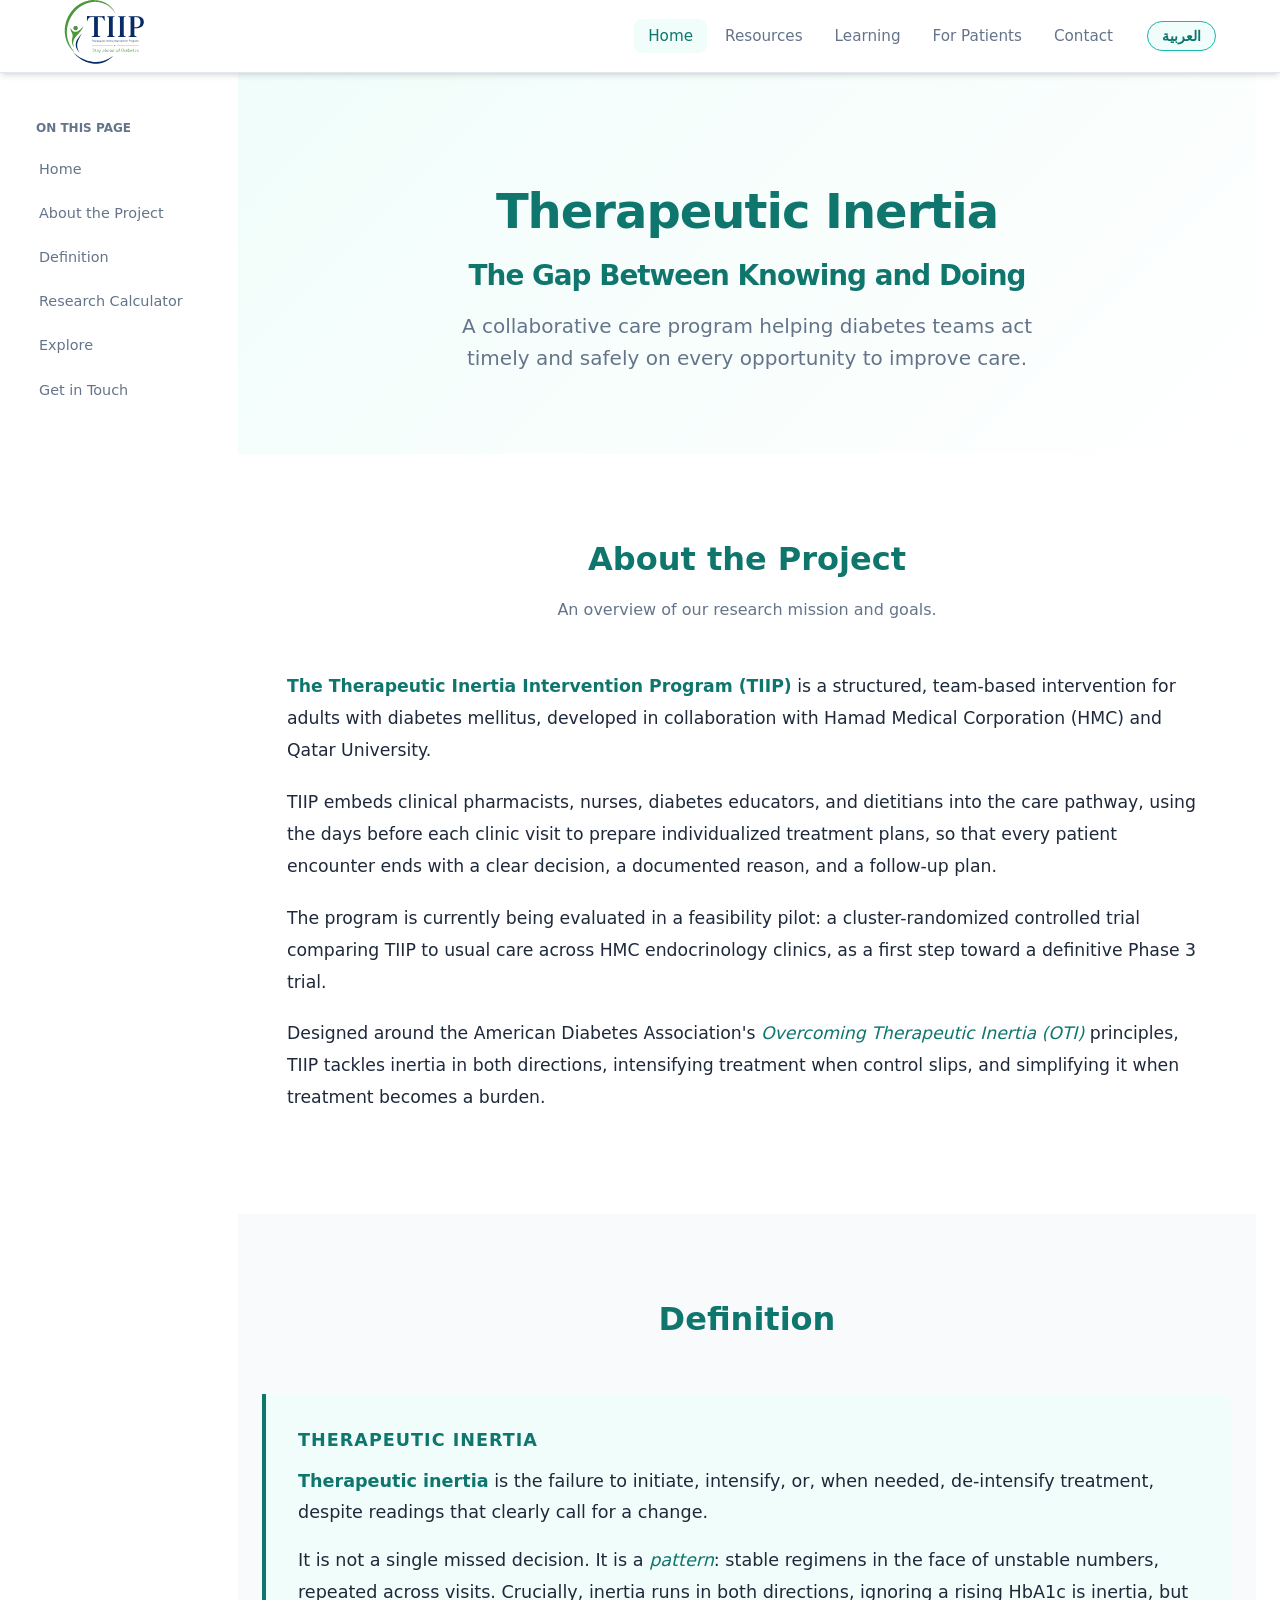
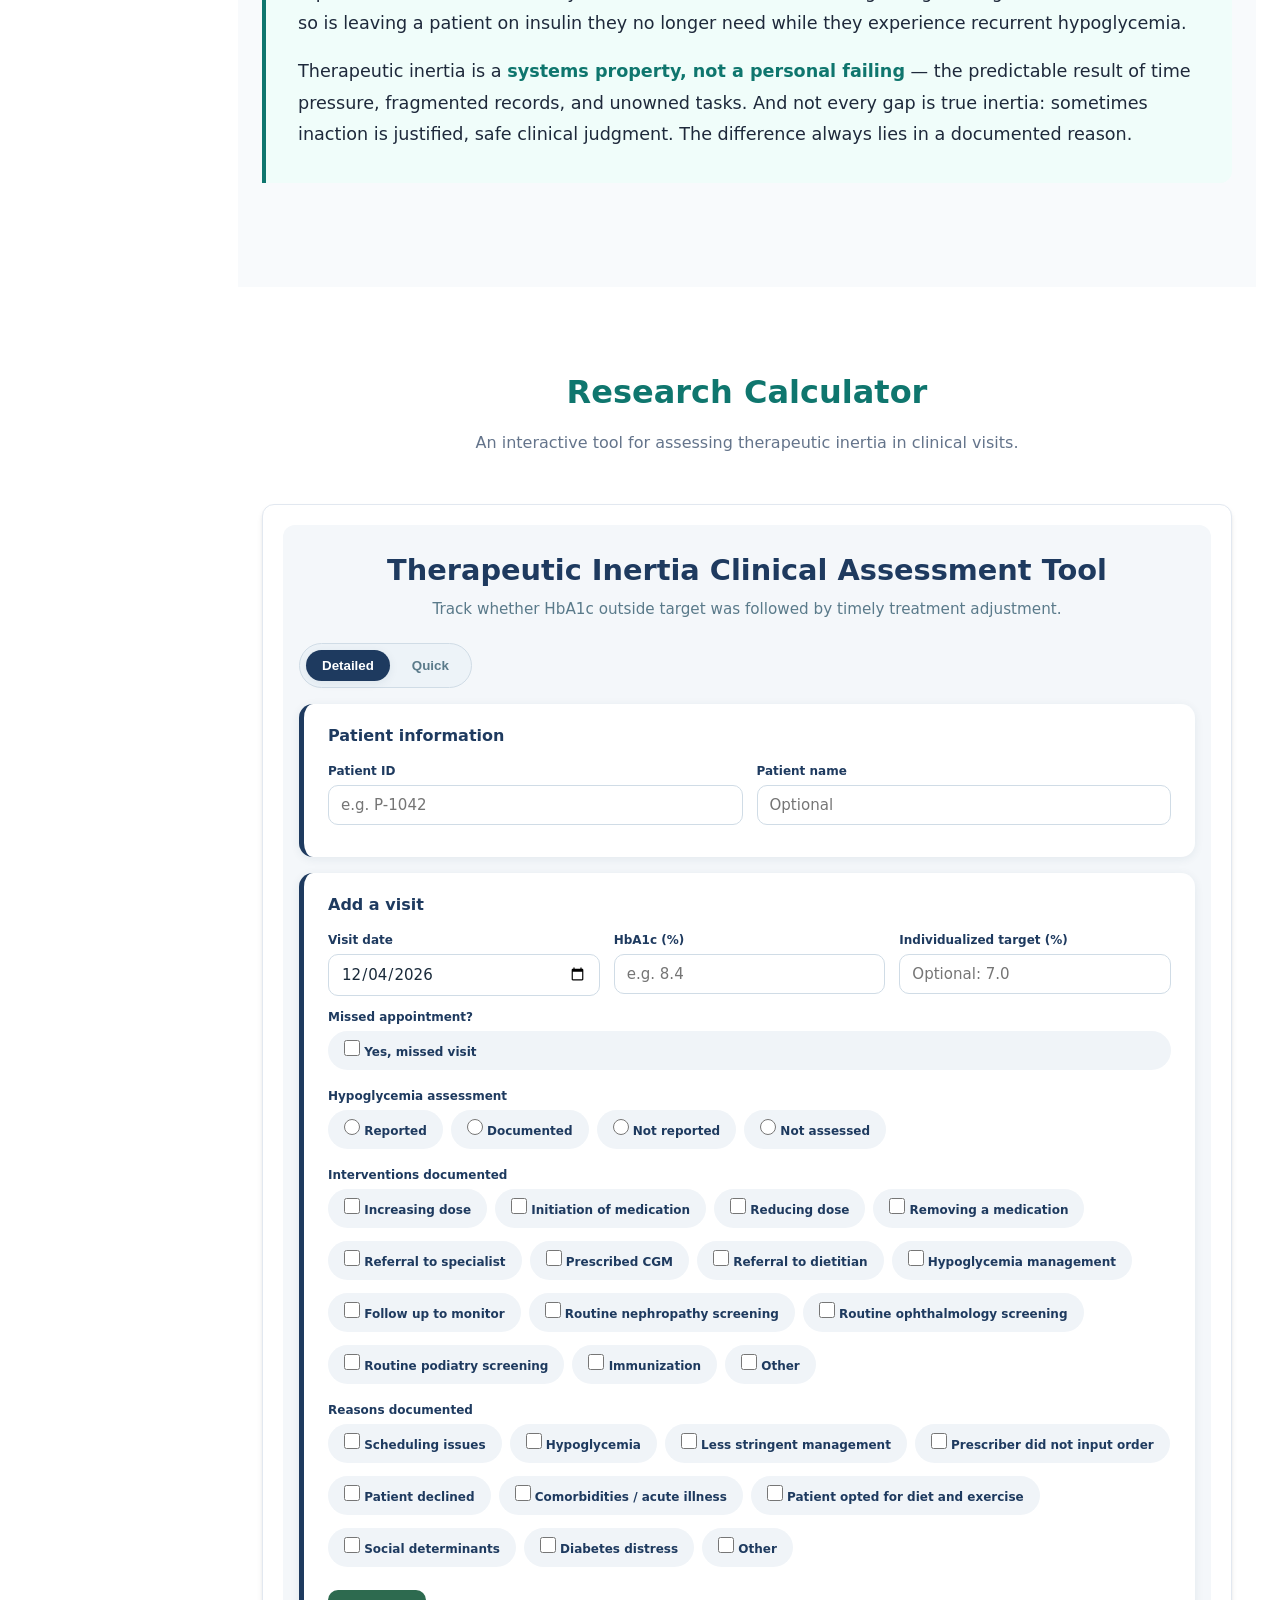
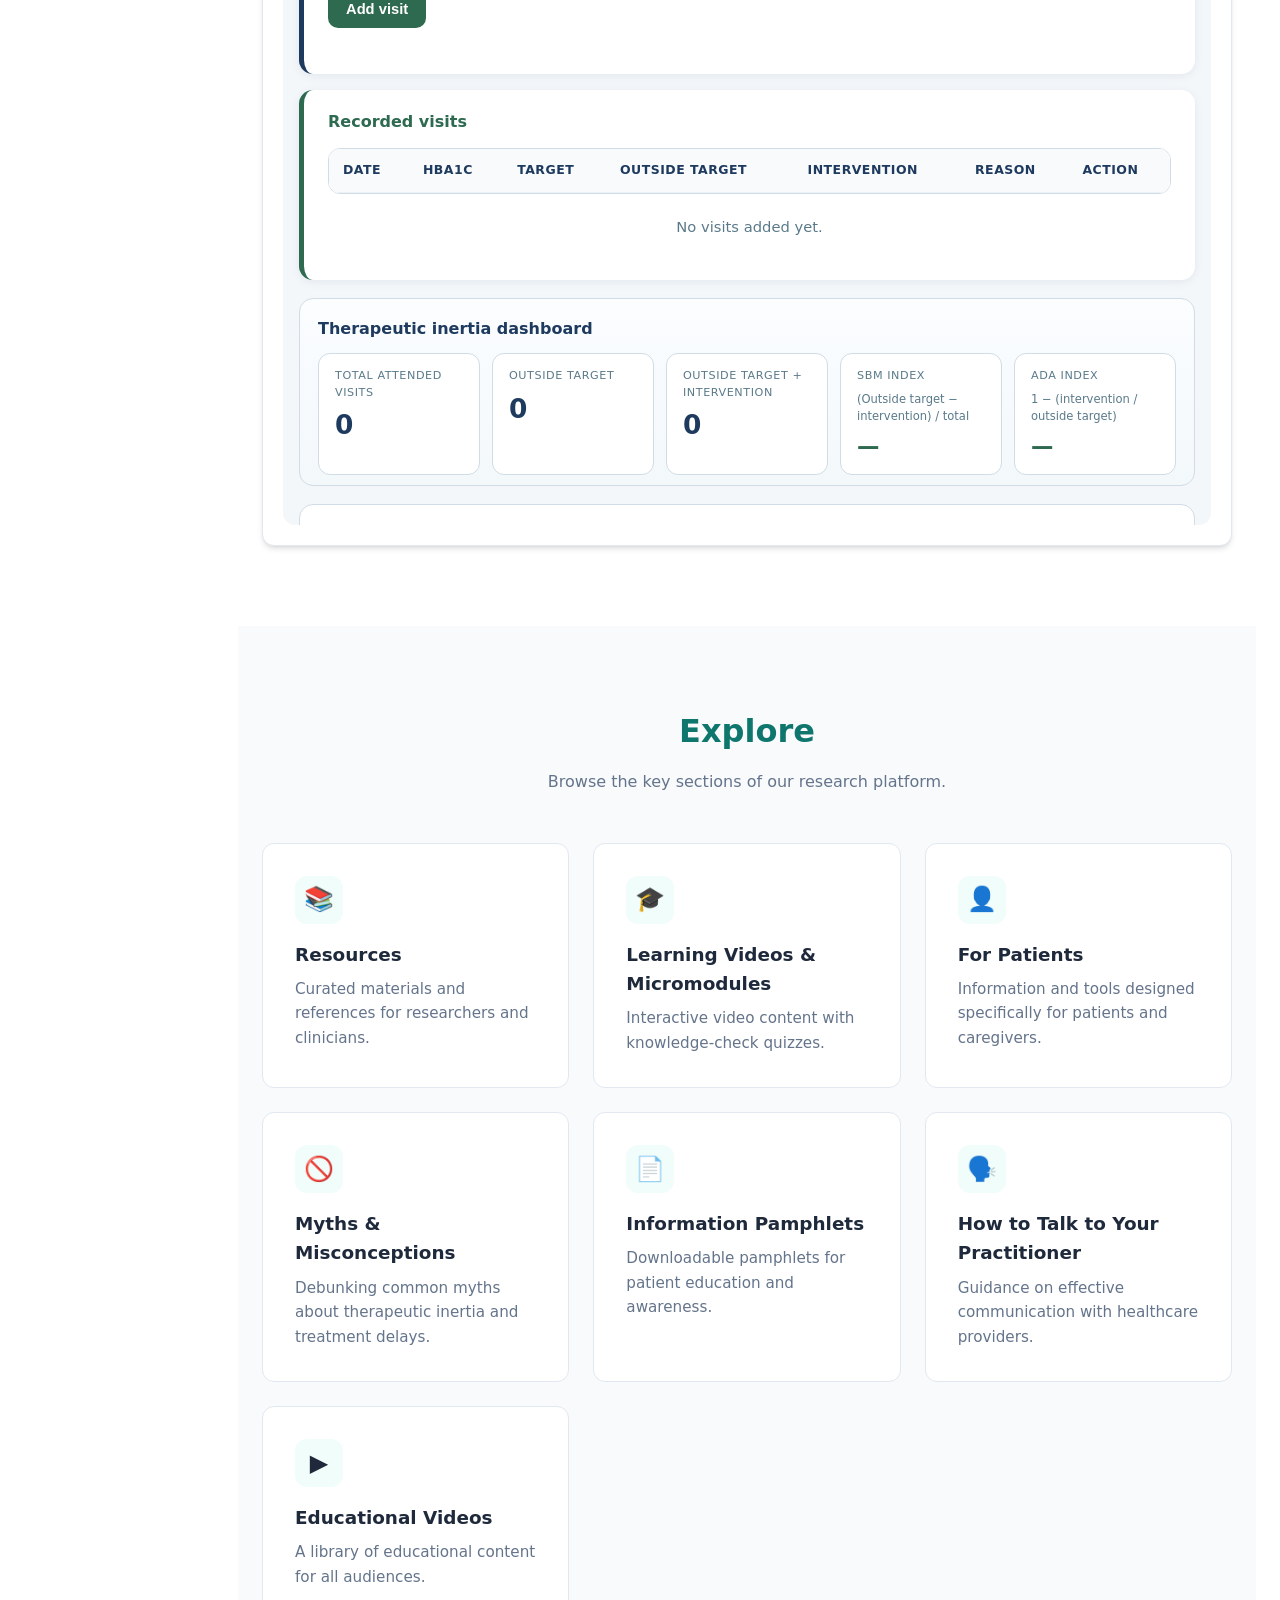
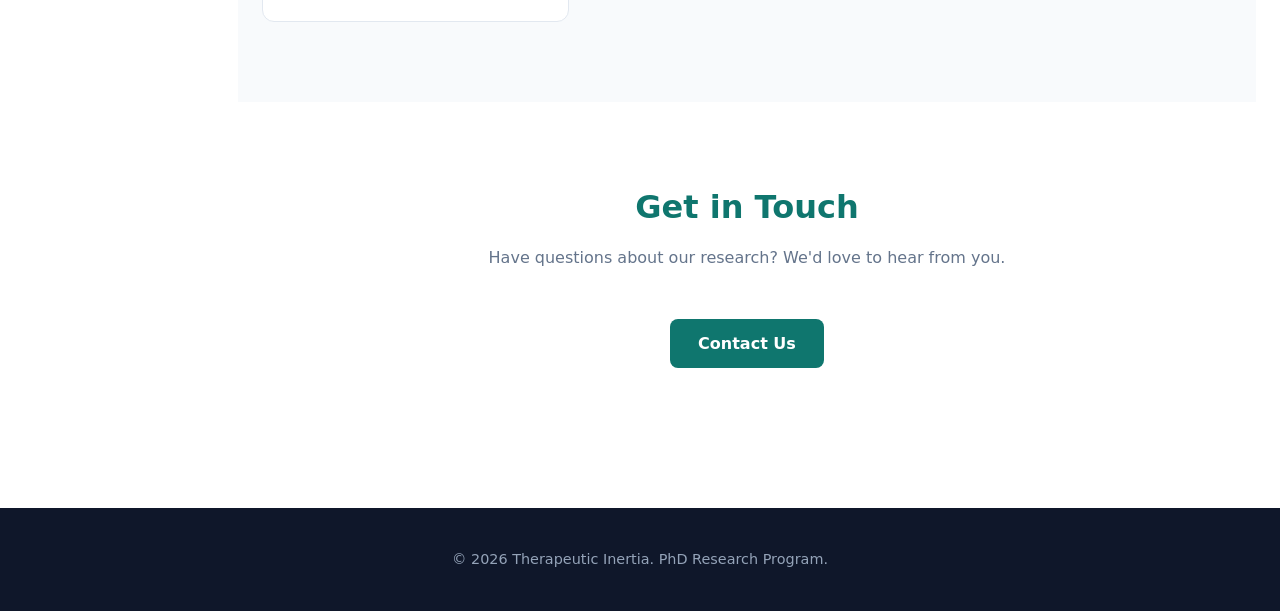
<file: index.html>
<!DOCTYPE html>
<html lang="en" dir="ltr">
<head>
  <meta charset="UTF-8">
  <meta name="viewport" content="width=device-width, initial-scale=1.0">
  <title data-en="Therapeutic Inertia" data-ar="التأخر العلاجي">Therapeutic Inertia</title>
  <link rel="stylesheet" href="css/style.css">
</head>
<body>
<header>
  <div class="container header-inner">
    <a href="index.html"><img src="assets/tiip-logo.svg" alt="TIIP – Therapeutic Inertia Intervention Program" height="64"></a>
    <nav>
      <ul class="nav-links" id="navLinks">
        <li><a href="index.html" class="active"><span data-en="Home" data-ar="الرئيسية">Home</span></a></li>
<li><a href="resources.html" class=""><span data-en="Resources" data-ar="الموارد">Resources</span></a></li>
<li><a href="learning.html" class=""><span data-en="Learning" data-ar="التعلم">Learning</span></a></li>
<li><a href="patients.html" class=""><span data-en="For Patients" data-ar="للمرضى">For Patients</span></a></li>
<li><a href="contact.html" class=""><span data-en="Contact" data-ar="اتصل بنا">Contact</span></a></li>

      </ul>
      <button class="lang-toggle" id="langToggle">العربية</button>
      <button class="mobile-menu-btn" id="mobileMenuBtn">☰</button>
    </nav>
  </div>
</header>

<div class="homepage-shell">
  <aside class="home-sidebar" aria-label="Homepage sections">
    <h2 class="home-sidebar-title" data-en="On this page" data-ar="في هذه الصفحة">On this page</h2>
    <nav aria-label="Homepage sections">
      <a href="#home"><span data-en="Home" data-ar="الرئيسية">Home</span></a>
      <a href="#project"><span data-en="About the Project" data-ar="حول المشروع">About the Project</span></a>
      <a href="#definition"><span data-en="Definition" data-ar="التعريف">Definition</span></a>
      <a href="#calculator"><span data-en="Research Calculator" data-ar="حاسبة البحث">Research Calculator</span></a>
      <a href="#categories"><span data-en="Explore" data-ar="استكشاف">Explore</span></a>
      <a href="#contact"><span data-en="Get in Touch" data-ar="تواصل معنا">Get in Touch</span></a>
    </nav>
  </aside>
  <main class="homepage-main">
<!-- Hero -->
<section class="hero" id="home">
  <div class="container">
    <h1 class="hero-title">
      <span class="hero-title-main" data-en="Therapeutic Inertia" data-ar="القصور العلاجي">Therapeutic Inertia</span>
      <span class="hero-title-sub" data-en="The Gap Between Knowing and Doing" data-ar="الفجوة بين المعرفة والتطبيق">The Gap Between Knowing and Doing</span>
    </h1>
    <p data-en="A collaborative care program helping diabetes teams act timely and safely on every opportunity to improve care." data-ar="برنامج رعاية تعاوني يساعد فرق السكري على التصرف في الوقت المناسب وبأمان لاغتنام كل فرصة لتحسين الرعاية.">A collaborative care program helping diabetes teams act timely and safely on every opportunity to improve care.</p>
  </div>
</section>

<!-- Project Explanation -->
<section class="section" id="project">
  <div class="container">
    <div class="section-header">
      <h2 data-en="About the Project" data-ar="حول المشروع">About the Project</h2>
      <p data-en="An overview of our research mission and goals." data-ar="نظرة عامة على مهمة أبحاثنا وأهدافنا.">An overview of our research mission and goals.</p>
    </div>
    <div class="project-copy">
      <p data-en="<strong>The Therapeutic Inertia Intervention Program (TIIP)</strong> is a structured, team-based intervention for adults with diabetes mellitus, developed in collaboration with Hamad Medical Corporation (HMC) and Qatar University." data-ar="برنامج التدخل التأخر العلاجي (TIIP) هو تدخل منظم وقائم على الفريق للبالغين المصابين بداء السكري، تم تطويره بالتعاون مع مؤسسة حمد الطبية (HMC) وجامعة قطر.">
        <strong>The Therapeutic Inertia Intervention Program (TIIP)</strong> is a structured, team-based intervention for adults with diabetes mellitus, developed in collaboration with Hamad Medical Corporation (HMC) and Qatar University.
      </p>
      <p data-en="TIIP embeds clinical pharmacists, nurses, diabetes educators, and dietitians into the care pathway, using the days before each clinic visit to prepare individualized treatment plans, so that every patient encounter ends with a clear decision, a documented reason, and a follow-up plan." data-ar="يدمج TIIP الصيادلة السريريين والممرضات ومربيات السكري وأخصائيي التغذية في مسار الرعاية، باستخدام الأيام التي تسبق كل زيارة عيادة لإعداد خطط علاج فردية، بحيث تنتهي كل مقابلة مع المريض بقرار واضح وسبب موثق وخطة متابعة.">
        TIIP embeds clinical pharmacists, nurses, diabetes educators, and dietitians into the care pathway, using the days before each clinic visit to prepare individualized treatment plans, so that every patient encounter ends with a clear decision, a documented reason, and a follow-up plan.
      </p>
      <p data-en="The program is currently being evaluated in a feasibility pilot: a cluster-randomized controlled trial comparing TIIP to usual care across HMC endocrinology clinics, as a first step toward a definitive Phase 3 trial." data-ar="يجري حاليًا تقييم البرنامج في دراسة تجريبية للجدوى: تجربة عشوائية عنقودية محكومة تقارن TIIP بالرعاية المعتادة في عيادات الغدد الصماء التابعة لمؤسسة حمد الطبية، كخطوة أولى نحو تجربة نهائية من المرحلة الثالثة.">
        The program is currently being evaluated in a feasibility pilot: a cluster-randomized controlled trial comparing TIIP to usual care across HMC endocrinology clinics, as a first step toward a definitive Phase 3 trial.
      </p>
      <p data-en="Designed around the American Diabetes Association's <em>Overcoming Therapeutic Inertia (OTI)</em> principles, TIIP tackles inertia in both directions, intensifying treatment when control slips, and simplifying it when treatment becomes a burden." data-ar="استنادًا إلى مبادئ جمعية السكري الأمريكية <em>للتغلب على التأخر العلاجي (OTI)</em>، يعالج TIIP القصور العلاجي في كلا الاتجاهين، بتكثيف العلاج عندما يتراجع التحكم وتبسيطه عندما يصبح عبئًا.">
        Designed around the American Diabetes Association's <em>Overcoming Therapeutic Inertia (OTI)</em> principles, TIIP tackles inertia in both directions, intensifying treatment when control slips, and simplifying it when treatment becomes a burden.
      </p>
    </div>
  </div>
</section>

<!-- Definition -->
<section class="section section-alt" id="definition">
  <div class="container">
    <div class="section-header">
      <h2 data-en="Definition" data-ar="التعريف">Definition</h2>
    </div>
    <div class="definition-box">
      <h3 data-en="Therapeutic Inertia" data-ar="التأخر العلاجي">Therapeutic Inertia</h3>
      <div class="definition-copy">
        <p data-en="&lt;strong&gt;Therapeutic inertia&lt;/strong&gt; is the failure to initiate, intensify, or, when needed, de-intensify treatment, despite readings that clearly call for a change." data-ar="&lt;strong&gt;القصور العلاجي&lt;/strong&gt; هو عدم بدء العلاج أو تكثيفه أو، عند الحاجة، تخفيفه رغم وجود قراءات تستدعي بوضوح تغييرًا.">
          <strong>Therapeutic inertia</strong> is the failure to initiate, intensify, or, when needed, de-intensify treatment, despite readings that clearly call for a change.
        </p>
        <p data-en="It is not a single missed decision. It is a &lt;em&gt;pattern&lt;/em&gt;: stable regimens in the face of unstable numbers, repeated across visits. Crucially, inertia runs in both directions, ignoring a rising HbA1c is inertia, but so is leaving a patient on insulin they no longer need while they experience recurrent hypoglycemia." data-ar="ليست المسألة قرارًا واحدًا فائتًا، بل هي &lt;em&gt;نمط&lt;/em&gt;: نظم علاجية ثابتة رغم تقلب القراءات، ويتكرر ذلك عبر الزيارات. والأهم أن القصور يسير في كلا الاتجاهين؛ فتجاهل ارتفاع HbA1c قصور علاجي، وكذلك إبقاء المريض على الإنسولين الذي لم يعد بحاجة إليه بينما يعاني من نوبات متكررة من انخفاض سكر الدم.">
          It is not a single missed decision. It is a <em>pattern</em>: stable regimens in the face of unstable numbers, repeated across visits. Crucially, inertia runs in both directions, ignoring a rising HbA1c is inertia, but so is leaving a patient on insulin they no longer need while they experience recurrent hypoglycemia.
        </p>
        <p data-en="Therapeutic inertia is a &lt;strong&gt;systems property, not a personal failing&lt;/strong&gt; — the predictable result of time pressure, fragmented records, and unowned tasks. And not every gap is true inertia: sometimes inaction is justified, safe clinical judgment. The difference always lies in a documented reason." data-ar="القصور العلاجي &lt;strong&gt;خاصية في النظام، وليس إخفاقًا شخصيًا&lt;/strong&gt; — وهو نتيجة متوقعة لضيق الوقت وتجزؤ السجلات والمهام غير المسندة. وليس كل تقاعس قصورًا حقيقيًا؛ فأحيانًا يكون عدم التدخل حكمًا سريريًا مبررًا وآمنًا. والفرق دائمًا يكمن في وجود سبب موثق.">
          Therapeutic inertia is a <strong>systems property, not a personal failing</strong> — the predictable result of time pressure, fragmented records, and unowned tasks. And not every gap is true inertia: sometimes inaction is justified, safe clinical judgment. The difference always lies in a documented reason.
        </p>
      </div>
    </div>
  </div>
</section>

<!-- Calculator -->
<section class="section" id="calculator">
  <div class="container">
    <div class="section-header">
      <h2 data-en="Research Calculator" data-ar="حاسبة البحث">Research Calculator</h2>
      <p data-en="An interactive tool for assessing therapeutic inertia in clinical visits." data-ar="أداة تفاعلية لتقييم التأخر العلاجي في الزيارات السريرية.">An interactive tool for assessing therapeutic inertia in clinical visits.</p>
    </div>
    <div class="calculator-embed">
      <iframe src="therapeutic_inertia_tool_v5.html" title="Therapeutic Inertia Calculator" loading="lazy"></iframe>
    </div>
  </div>
</section>

<!-- Categories -->
<section class="section section-alt" id="categories">
  <div class="container">
    <div class="section-header">
      <h2 data-en="Explore" data-ar="استكشاف">Explore</h2>
      <p data-en="Browse the key sections of our research platform." data-ar="تصفح الأقسام الرئيسية لمنصة أبحاثنا.">Browse the key sections of our research platform.</p>
    </div>
    <div class="card-grid">
      <a href="resources.html" class="card">
        <div class="card-icon">📚</div>
        <h3 data-en="Resources" data-ar="الموارد">Resources</h3>
        <p data-en="Curated materials and references for researchers and clinicians." data-ar="مواد ومراجع مختارة للباحثين والأطباء.">Curated materials and references for researchers and clinicians.</p>
      </a>
      <a href="learning.html" class="card">
        <div class="card-icon">🎓</div>
        <h3 data-en="Learning Videos & Micromodules" data-ar="فيديوهات التعلم والوحدات الصغيرة">Learning Videos & Micromodules</h3>
        <p data-en="Interactive video content with knowledge-check quizzes." data-ar="محتوى فيديو تفاعلي مع اختبارات فحص المعرفة.">Interactive video content with knowledge-check quizzes.</p>
      </a>
      <a href="patients.html" class="card">
        <div class="card-icon">👤</div>
        <h3 data-en="For Patients" data-ar="للمرضى">For Patients</h3>
        <p data-en="Information and tools designed specifically for patients and caregivers." data-ar="معلومات وأدوات مصممة خصيصًا للمرضى والمقدمين الرعاية.">Information and tools designed specifically for patients and caregivers.</p>
      </a>
      <a href="myths.html" class="card">
        <div class="card-icon">🚫</div>
        <h3 data-en="Myths & Misconceptions" data-ar="الخرافات والمفاهيم الخاطئة">Myths & Misconceptions</h3>
        <p data-en="Debunking common myths about therapeutic inertia and treatment delays." data-ar="دحض الخرافات الشائعة حول التأخر العلاجي وتأخير العلاج.">Debunking common myths about therapeutic inertia and treatment delays.</p>
      </a>
      <a href="pamphlets.html" class="card">
        <div class="card-icon">📄</div>
        <h3 data-en="Information Pamphlets" data-ar="النشرات الإعلامية">Information Pamphlets</h3>
        <p data-en="Downloadable pamphlets for patient education and awareness." data-ar="نشرات قابلة للتنزيل للتثقيف والتوعية المرضى.">Downloadable pamphlets for patient education and awareness.</p>
      </a>
      <a href="practitioner.html" class="card">
        <div class="card-icon">🗣️</div>
        <h3 data-en="How to Talk to Your Practitioner" data-ar="كيف تتحدث مع طبيبك">How to Talk to Your Practitioner</h3>
        <p data-en="Guidance on effective communication with healthcare providers." data-ar="إرشادات حول التواصل الفعال مع مقدمي الرعاية الصحية.">Guidance on effective communication with healthcare providers.</p>
      </a>
      <a href="videos.html" class="card">
        <div class="card-icon">▶️</div>
        <h3 data-en="Educational Videos" data-ar="فيديوهات تعليمية">Educational Videos</h3>
        <p data-en="A library of educational content for all audiences." data-ar="مكتبة من المحتوى التعليمي لجميع الجماهير.">A library of educational content for all audiences.</p>
      </a>
    </div>
  </div>
</section>

<!-- Contact CTA -->
<section class="section" id="contact">
  <div class="container text-center">
    <div class="section-header">
      <h2 data-en="Get in Touch" data-ar="تواصل معنا">Get in Touch</h2>
      <p data-en="Have questions about our research? We'd love to hear from you." data-ar="هل لديك أسئلة حول أبحاثنا؟ نود أن نسمع منك.">Have questions about our research? We'd love to hear from you.</p>
    </div>
    <a href="contact.html" class="btn" data-en="Contact Us" data-ar="اتصل بنا">Contact Us</a>
  </div>
</section>

  </main>
</div>

<footer>
  <div class="container">
    <p data-en="© 2026 Therapeutic Inertia. PhD Research Program." data-ar="© 2026 التأخر العلاجي. برنامج الدكتوراه.">© 2026 Therapeutic Inertia. PhD Research Program.</p>
  </div>
</footer>
<script src="js/main.js?v=2"></script>
</body>
</html>
</file>
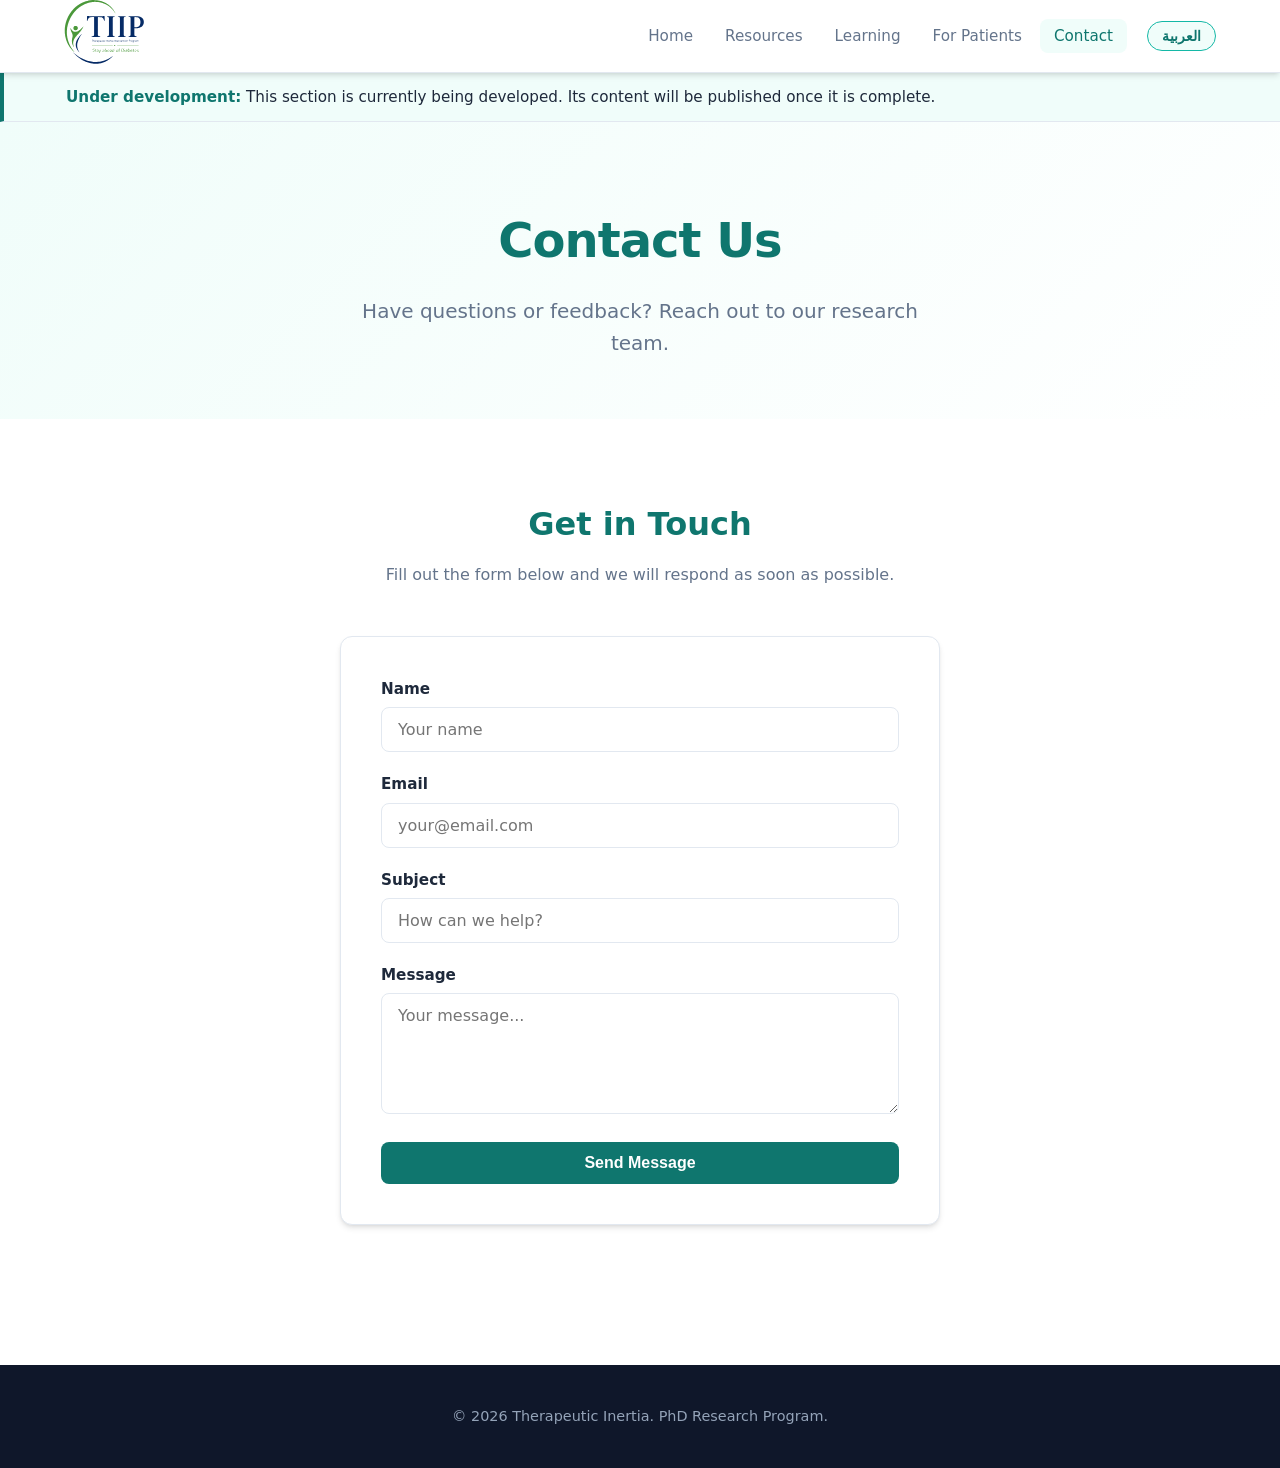
<file: contact.html>
<!DOCTYPE html>
<html lang="en" dir="ltr">
<head>
  <meta charset="UTF-8">
  <meta name="viewport" content="width=device-width, initial-scale=1.0">
  <title data-en="Contact | Therapeutic Inertia" data-ar="اتصل بنا | التأخر العلاجي">Contact | Therapeutic Inertia</title>
  <link rel="stylesheet" href="css/style.css">
</head>
<body>
<header>
  <div class="container header-inner">
    <a href="index.html"><img src="assets/tiip-logo.svg" alt="TIIP – Therapeutic Inertia Intervention Program" height="64"></a>
    <nav>
      <ul class="nav-links" id="navLinks">
        <li><a href="index.html" class=""><span data-en="Home" data-ar="الرئيسية">Home</span></a></li>
<li><a href="resources.html" class=""><span data-en="Resources" data-ar="الموارد">Resources</span></a></li>
<li><a href="learning.html" class=""><span data-en="Learning" data-ar="التعلم">Learning</span></a></li>
<li><a href="patients.html" class=""><span data-en="For Patients" data-ar="للمرضى">For Patients</span></a></li>
<li><a href="contact.html" class="active"><span data-en="Contact" data-ar="اتصل بنا">Contact</span></a></li>

      </ul>
      <button class="lang-toggle" id="langToggle">العربية</button>
      <button class="mobile-menu-btn" id="mobileMenuBtn">☰</button>
    </nav>
  </div>
</header>

<aside class="development-notice" role="note">
  <div class="container">
    <p><strong data-en="Under development:" data-ar="قيد التطوير:">Under development:</strong> <span data-en="This section is currently being developed. Its content will be published once it is complete." data-ar="يجري العمل على تطوير هذا القسم حاليًا. سيتم نشر محتواه عند اكتماله.">This section is currently being developed. Its content will be published once it is complete.</span></p>
  </div>
</aside>

<section class="hero" style="padding: 80px 0 60px;">
  <div class="container">
    <h1 data-en="Contact Us" data-ar="اتصل بنا">Contact Us</h1>
    <p data-en="Have questions or feedback? Reach out to our research team." data-ar="هل لديك أسئلة أو ملاحظات؟ تواصل مع فريق البحث لدينا.">Have questions or feedback? Reach out to our research team.</p>
  </div>
</section>

<section class="section">
  <div class="container">
    <div class="section-header">
      <h2 data-en="Get in Touch" data-ar="تواصل معنا">Get in Touch</h2>
      <p data-en="Fill out the form below and we will respond as soon as possible." data-ar="املأ النموذج أدناه وسنرد في أقرب وقت ممكن.">Fill out the form below and we will respond as soon as possible.</p>
    </div>
    <form class="contact-form" onsubmit="event.preventDefault(); alert('Form placeholder - connect to backend or email service');">
      <div class="form-group">
        <label data-en="Name" data-ar="الاسم">Name</label>
        <input type="text" data-en="Your name" data-ar="اسمك" placeholder="Your name" required>
      </div>
      <div class="form-group">
        <label data-en="Email" data-ar="البريد الإلكتروني">Email</label>
        <input type="email" data-en="your@email.com" data-ar="بريدك@الإلكتروني.com" placeholder="your@email.com" required>
      </div>
      <div class="form-group">
        <label data-en="Subject" data-ar="الموضوع">Subject</label>
        <input type="text" data-en="How can we help?" data-ar="كيف يمكننا المساعدة؟" placeholder="How can we help?" required>
      </div>
      <div class="form-group">
        <label data-en="Message" data-ar="الرسالة">Message</label>
        <textarea rows="5" data-en="Your message..." data-ar="رسالتك..." placeholder="Your message..." required></textarea>
      </div>
      <button type="submit" class="btn btn-block" data-en="Send Message" data-ar="إرسال الرسالة">Send Message</button>
    </form>
  </div>
</section>

<footer>
  <div class="container">
    <p data-en="© 2026 Therapeutic Inertia. PhD Research Program." data-ar="© 2026 التأخر العلاجي. برنامج الدكتوراه.">© 2026 Therapeutic Inertia. PhD Research Program.</p>
  </div>
</footer>
<script src="js/main.js"></script>
</body>
</html>
</file>
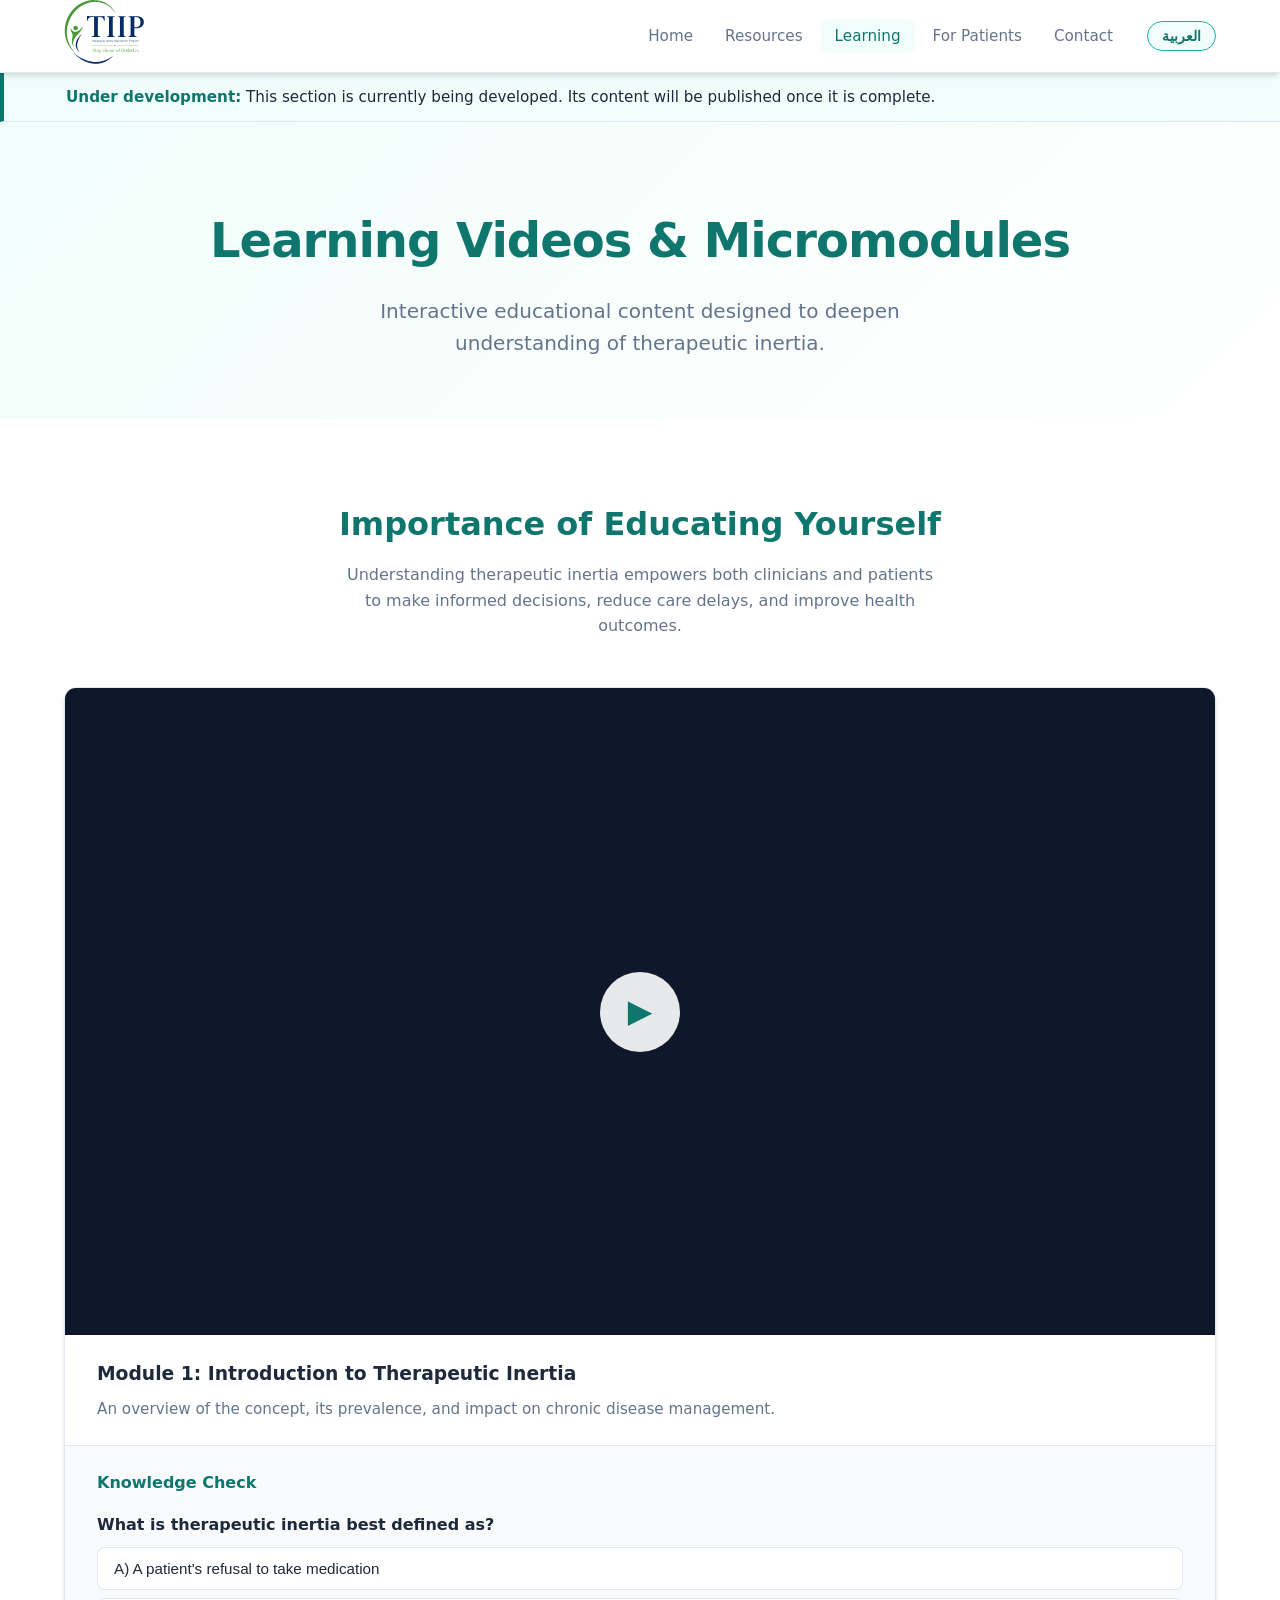
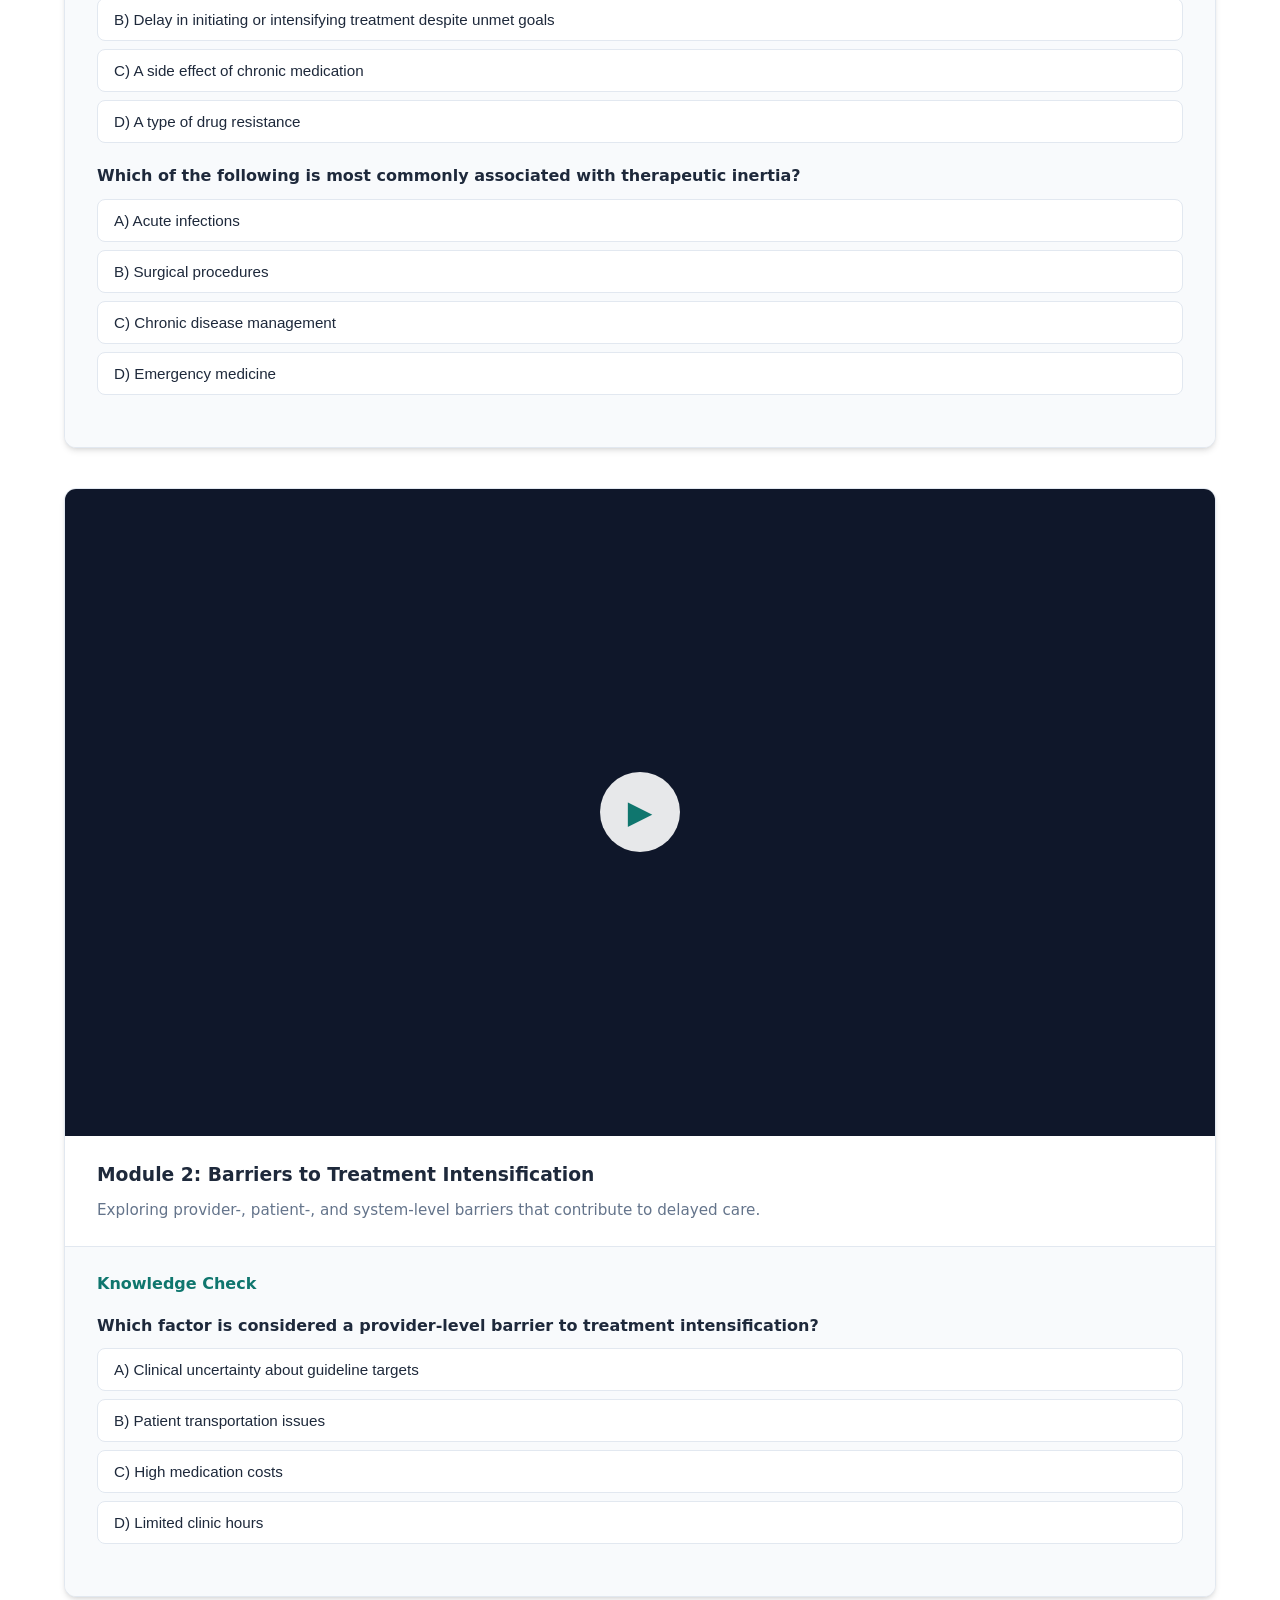
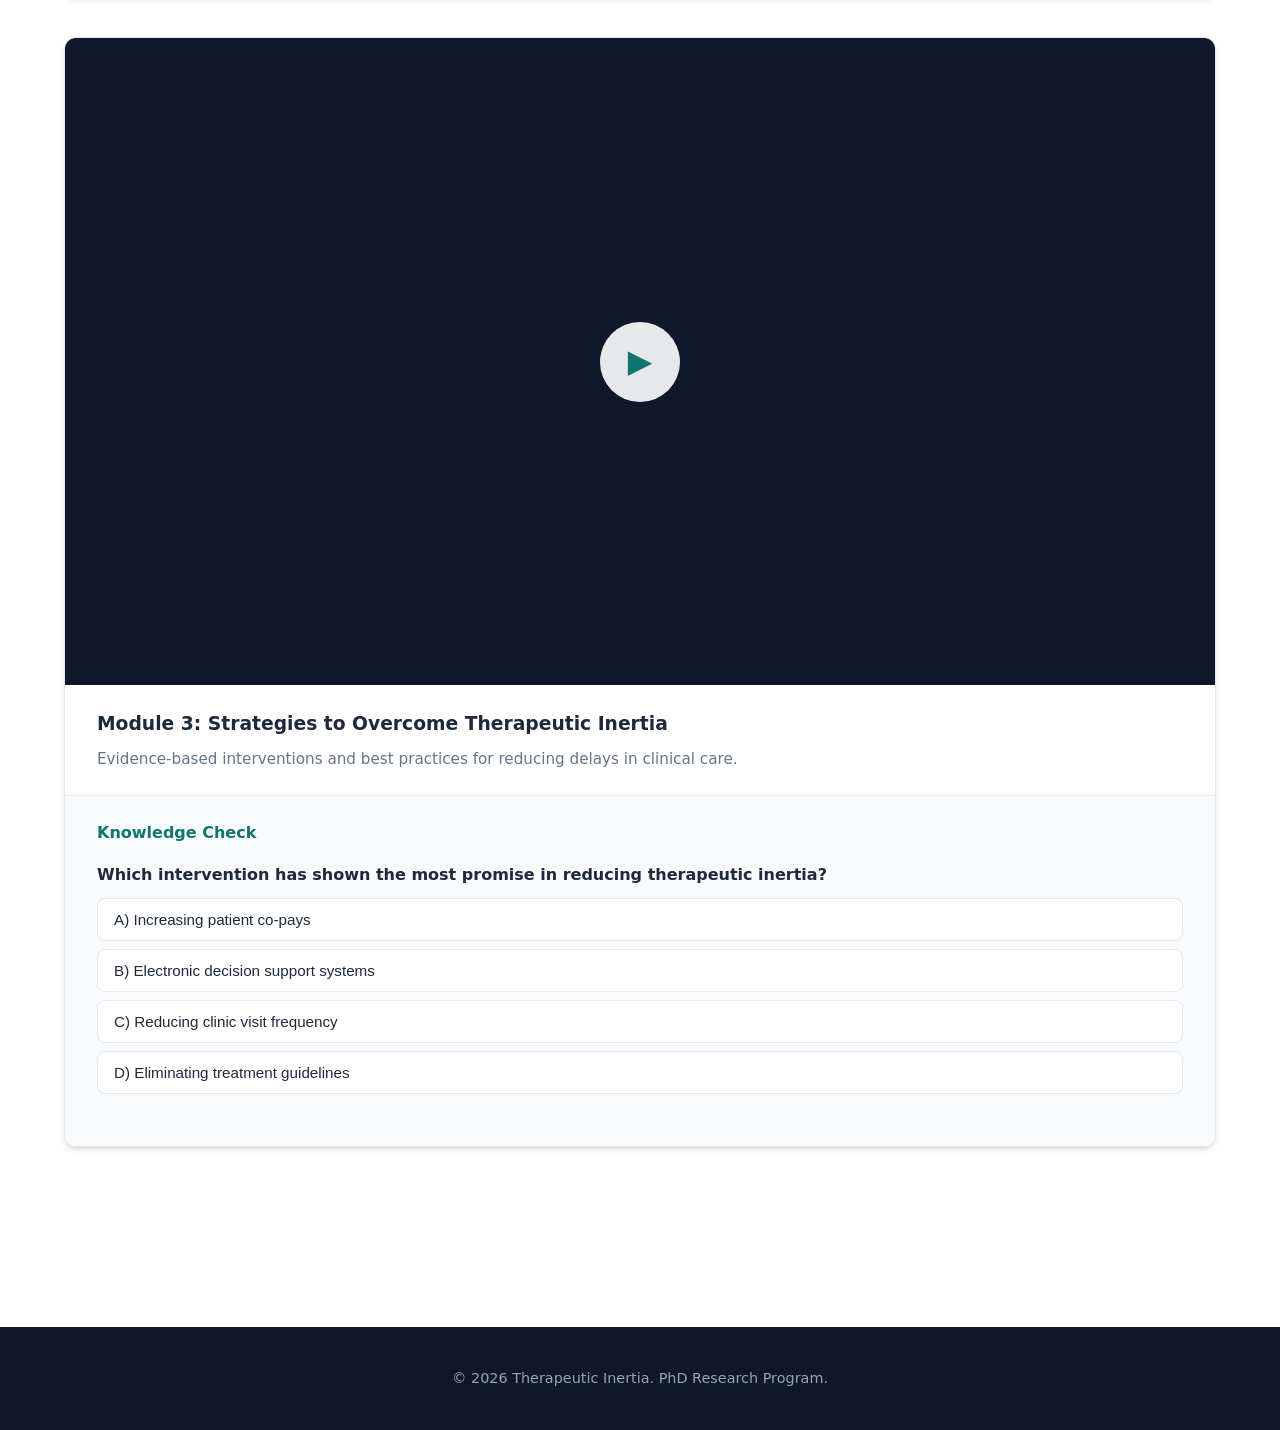
<file: learning.html>
<!DOCTYPE html>
<html lang="en" dir="ltr">
<head>
  <meta charset="UTF-8">
  <meta name="viewport" content="width=device-width, initial-scale=1.0">
  <title data-en="Learning | Therapeutic Inertia" data-ar="التعلم | التأخر العلاجي">Learning | Therapeutic Inertia</title>
  <link rel="stylesheet" href="css/style.css">
</head>
<body>
<header>
  <div class="container header-inner">
    <a href="index.html"><img src="assets/tiip-logo.svg" alt="TIIP – Therapeutic Inertia Intervention Program" height="64"></a>
    <nav>
      <ul class="nav-links" id="navLinks">
        <li><a href="index.html" class=""><span data-en="Home" data-ar="الرئيسية">Home</span></a></li>
<li><a href="resources.html" class=""><span data-en="Resources" data-ar="الموارد">Resources</span></a></li>
<li><a href="learning.html" class="active"><span data-en="Learning" data-ar="التعلم">Learning</span></a></li>
<li><a href="patients.html" class=""><span data-en="For Patients" data-ar="للمرضى">For Patients</span></a></li>
<li><a href="contact.html" class=""><span data-en="Contact" data-ar="اتصل بنا">Contact</span></a></li>

      </ul>
      <button class="lang-toggle" id="langToggle">العربية</button>
      <button class="mobile-menu-btn" id="mobileMenuBtn">☰</button>
    </nav>
  </div>
</header>

<aside class="development-notice" role="note">
  <div class="container">
    <p><strong data-en="Under development:" data-ar="قيد التطوير:">Under development:</strong> <span data-en="This section is currently being developed. Its content will be published once it is complete." data-ar="يجري العمل على تطوير هذا القسم حاليًا. سيتم نشر محتواه عند اكتماله.">This section is currently being developed. Its content will be published once it is complete.</span></p>
  </div>
</aside>

<section class="hero" style="padding: 80px 0 60px;">
  <div class="container">
    <h1 data-en="Learning Videos & Micromodules" data-ar="فيديوهات التعلم والوحدات الصغيرة">Learning Videos & Micromodules</h1>
    <p data-en="Interactive educational content designed to deepen understanding of therapeutic inertia." data-ar="محتوى تعليمي تفاعلي مصمم لتعميق فهم التأخر العلاجي.">Interactive educational content designed to deepen understanding of therapeutic inertia.</p>
  </div>
</section>

<section class="section">
  <div class="container">
    <div class="section-header">
      <h2 data-en="Importance of Educating Yourself" data-ar="أهمية تثقيف نفسك">Importance of Educating Yourself</h2>
      <p data-en="Understanding therapeutic inertia empowers both clinicians and patients to make informed decisions, reduce care delays, and improve health outcomes." data-ar="إن فهم التأخر العلاجي يمكّن كل من الأطباء والمرضى من اتخاذ قرارات مستنيرة وتقليل تأخير الرعاية وتحسين النتائج الصحية.">Understanding therapeutic inertia empowers both clinicians and patients to make informed decisions, reduce care delays, and improve health outcomes.</p>
    </div>

    <!-- Video Module 1 -->
    <div class="video-module">
      <div class="video-player" onclick="alert('Video placeholder - replace with embed code')">
        <div class="play-btn">▶</div>
      </div>
      <div class="video-info">
        <h3 data-en="Module 1: Introduction to Therapeutic Inertia" data-ar="الوحدة 1: مقدمة في التأخر العلاجي">Module 1: Introduction to Therapeutic Inertia</h3>
        <p data-en="An overview of the concept, its prevalence, and impact on chronic disease management." data-ar="نظرة عامة على المفهوم وانتشاره وتأثيره على إدارة الأمراض المزمنة.">An overview of the concept, its prevalence, and impact on chronic disease management.</p>
      </div>
      <div class="quiz-section">
        <h4 data-en="Knowledge Check" data-ar="فحص المعرفة">Knowledge Check</h4>
        <div class="quiz-question">
          <p data-en="What is therapeutic inertia best defined as?" data-ar="ما هو التعريف الأفضل للتأخر العلاجي؟">What is therapeutic inertia best defined as?</p>
          <div class="quiz-options" data-correct="1">
            <button data-en="A) A patient's refusal to take medication" data-ar="أ) رفض المريض تناول الدواء">A) A patient's refusal to take medication</button>
            <button data-en="B) Delay in initiating or intensifying treatment despite unmet goals" data-ar="ب) التأخير في بدء العلاج أو تكثيفه على الرغم من عدم تحقيق الأهداف">B) Delay in initiating or intensifying treatment despite unmet goals</button>
            <button data-en="C) A side effect of chronic medication" data-ar="ج) تأثير جانبي للدواء المزمن">C) A side effect of chronic medication</button>
            <button data-en="D) A type of drug resistance" data-ar="د) نوع من مقاومة الدواء">D) A type of drug resistance</button>
          </div>
          <div class="quiz-feedback" data-correct="Correct! Therapeutic inertia refers to the failure to act when treatment goals are not met." data-incorrect="Not quite. Therapeutic inertia specifically refers to provider delay in treatment action."></div>
        </div>
        <div class="quiz-question" style="margin-top: 20px;">
          <p data-en="Which of the following is most commonly associated with therapeutic inertia?" data-ar="أي مما يلي يرتبط بشكل شائع بالتأخر العلاجي؟">Which of the following is most commonly associated with therapeutic inertia?</p>
          <div class="quiz-options" data-correct="2">
            <button data-en="A) Acute infections" data-ar="أ) العدوات الحادة">A) Acute infections</button>
            <button data-en="B) Surgical procedures" data-ar="ب) الإجراءات الجراحية">B) Surgical procedures</button>
            <button data-en="C) Chronic disease management" data-ar="ج) إدارة الأمراض المزمنة">C) Chronic disease management</button>
            <button data-en="D) Emergency medicine" data-ar="د) الطوارئ">D) Emergency medicine</button>
          </div>
          <div class="quiz-feedback" data-correct="Correct! Therapeutic inertia is most studied in chronic conditions like diabetes and hypertension." data-incorrect="Incorrect. Therapeutic inertia is primarily a chronic care issue."></div>
        </div>
      </div>
    </div>

    <!-- Video Module 2 -->
    <div class="video-module">
      <div class="video-player" onclick="alert('Video placeholder - replace with embed code')">
        <div class="play-btn">▶</div>
      </div>
      <div class="video-info">
        <h3 data-en="Module 2: Barriers to Treatment Intensification" data-ar="الوحدة 2: حواجز تكثيف العلاج">Module 2: Barriers to Treatment Intensification</h3>
        <p data-en="Exploring provider-, patient-, and system-level barriers that contribute to delayed care." data-ar="استكشاف حواجز مقدمي الرعاية والمرضى والنظام التي تساهم في تأخير الرعاية.">Exploring provider-, patient-, and system-level barriers that contribute to delayed care.</p>
      </div>
      <div class="quiz-section">
        <h4 data-en="Knowledge Check" data-ar="فحص المعرفة">Knowledge Check</h4>
        <div class="quiz-question">
          <p data-en="Which factor is considered a provider-level barrier to treatment intensification?" data-ar="أي عامل يعتبر حاجزًا على مستوى مقدم الرعاية لتكثيف العلاج؟">Which factor is considered a provider-level barrier to treatment intensification?</p>
          <div class="quiz-options" data-correct="0">
            <button data-en="A) Clinical uncertainty about guideline targets" data-ar="أ) عدم اليقين السريري حول أهداف الإرشادات">A) Clinical uncertainty about guideline targets</button>
            <button data-en="B) Patient transportation issues" data-ar="ب) مشاكل نقل المريض">B) Patient transportation issues</button>
            <button data-en="C) High medication costs" data-ar="ج) تكاليف الدواء المرتفعة">C) High medication costs</button>
            <button data-en="D) Limited clinic hours" data-ar="د) ساعات العيادة المحدودة">D) Limited clinic hours</button>
          </div>
          <div class="quiz-feedback" data-correct="Correct! Provider uncertainty is a well-documented barrier at the individual clinician level." data-incorrect="That is a system or patient-level barrier, not a provider-level one."></div>
        </div>
      </div>
    </div>

    <!-- Video Module 3 -->
    <div class="video-module">
      <div class="video-player" onclick="alert('Video placeholder - replace with embed code')">
        <div class="play-btn">▶</div>
      </div>
      <div class="video-info">
        <h3 data-en="Module 3: Strategies to Overcome Therapeutic Inertia" data-ar="الوحدة 3: استراتيجيات التغلب على التأخر العلاجي">Module 3: Strategies to Overcome Therapeutic Inertia</h3>
        <p data-en="Evidence-based interventions and best practices for reducing delays in clinical care." data-ar="تدخلات قائمة على الأدلة وأفضل الممارسات لتقليل التأخير في الرعاية السريرية.">Evidence-based interventions and best practices for reducing delays in clinical care.</p>
      </div>
      <div class="quiz-section">
        <h4 data-en="Knowledge Check" data-ar="فحص المعرفة">Knowledge Check</h4>
        <div class="quiz-question">
          <p data-en="Which intervention has shown the most promise in reducing therapeutic inertia?" data-ar="أي تدخل أظهر أكبر وعد في تقليل التأخر العلاجي؟">Which intervention has shown the most promise in reducing therapeutic inertia?</p>
          <div class="quiz-options" data-correct="1">
            <button data-en="A) Increasing patient co-pays" data-ar="أ) زيادة المبالغ المشتركة للمرضى">A) Increasing patient co-pays</button>
            <button data-en="B) Electronic decision support systems" data-ar="ب) أنظمة دعم القرار الإلكترونية">B) Electronic decision support systems</button>
            <button data-en="C) Reducing clinic visit frequency" data-ar="ج) تقليل تكرار زيارات العيادة">C) Reducing clinic visit frequency</button>
            <button data-en="D) Eliminating treatment guidelines" data-ar="د) إلغاء إرشادات العلاج">D) Eliminating treatment guidelines</button>
          </div>
          <div class="quiz-feedback" data-correct="Correct! Decision support tools integrated into EHRs have strong evidence for reducing inertia." data-incorrect="That would likely worsen therapeutic inertia rather than reduce it."></div>
        </div>
      </div>
    </div>
  </div>
</section>

<footer>
  <div class="container">
    <p data-en="© 2026 Therapeutic Inertia. PhD Research Program." data-ar="© 2026 التأخر العلاجي. برنامج الدكتوراه.">© 2026 Therapeutic Inertia. PhD Research Program.</p>
  </div>
</footer>
<script src="js/main.js"></script>
</body>
</html>
</file>
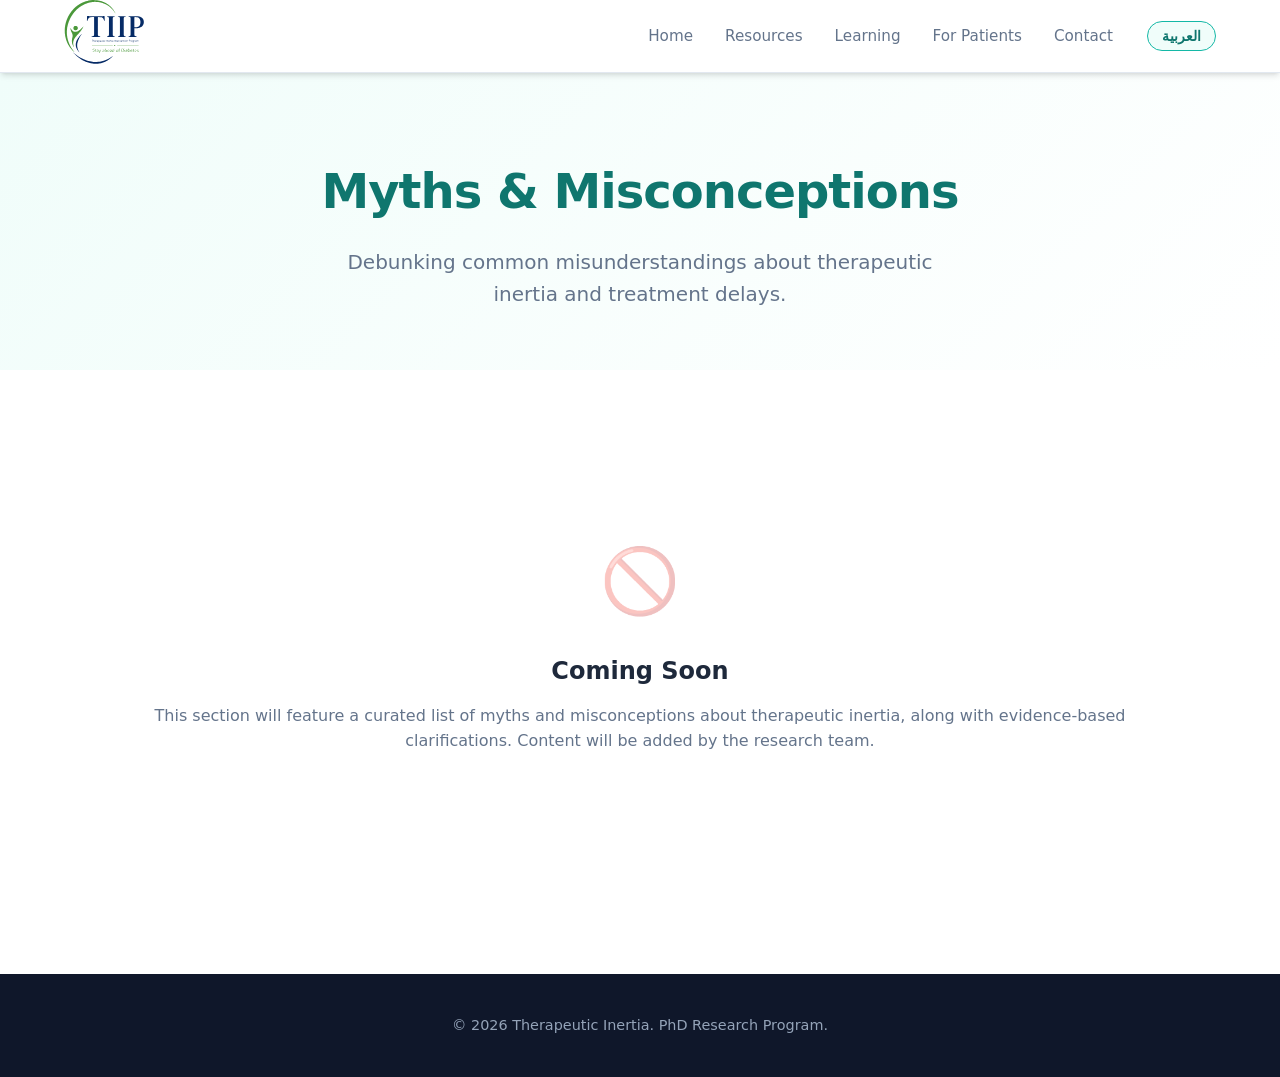
<file: myths.html>
<!DOCTYPE html>
<html lang="en" dir="ltr">
<head>
  <meta charset="UTF-8">
  <meta name="viewport" content="width=device-width, initial-scale=1.0">
  <title data-en="Myths | Therapeutic Inertia" data-ar="الخرافات | التأخر العلاجي">Myths | Therapeutic Inertia</title>
  <link rel="stylesheet" href="css/style.css">
</head>
<body>
<header>
  <div class="container header-inner">
    <a href="index.html"><img src="assets/tiip-logo.svg" alt="TIIP – Therapeutic Inertia Intervention Program" height="64"></a>
    <nav>
      <ul class="nav-links" id="navLinks">
        <li><a href="index.html" class=""><span data-en="Home" data-ar="الرئيسية">Home</span></a></li>
<li><a href="resources.html" class=""><span data-en="Resources" data-ar="الموارد">Resources</span></a></li>
<li><a href="learning.html" class=""><span data-en="Learning" data-ar="التعلم">Learning</span></a></li>
<li><a href="patients.html" class=""><span data-en="For Patients" data-ar="للمرضى">For Patients</span></a></li>
<li><a href="contact.html" class=""><span data-en="Contact" data-ar="اتصل بنا">Contact</span></a></li>

      </ul>
      <button class="lang-toggle" id="langToggle">العربية</button>
      <button class="mobile-menu-btn" id="mobileMenuBtn">☰</button>
    </nav>
  </div>
</header>

<section class="hero" style="padding: 80px 0 60px;">
  <div class="container">
    <h1 data-en="Myths & Misconceptions" data-ar="الخرافات والمفاهيم الخاطئة">Myths & Misconceptions</h1>
    <p data-en="Debunking common misunderstandings about therapeutic inertia and treatment delays." data-ar="دحض المفاهيم الخاطئة الشائعة حول التأخر العلاجي وتأخير العلاج.">Debunking common misunderstandings about therapeutic inertia and treatment delays.</p>
  </div>
</section>

<section class="section">
  <div class="container">
    <div class="placeholder-content">
      <div class="icon">🚫</div>
      <h2 data-en="Coming Soon" data-ar="قريبًا">Coming Soon</h2>
      <p data-en="This section will feature a curated list of myths and misconceptions about therapeutic inertia, along with evidence-based clarifications. Content will be added by the research team." data-ar="سيضم هذا القسم قائمة منسقة من الخرافات والمفاهيم الخاطئة حول التأخر العلاجي، إلى جانب توضيحات قائمة على الأدلة. سيتم إضافة المحتوى من قبل فريق البحث.">This section will feature a curated list of myths and misconceptions about therapeutic inertia, along with evidence-based clarifications. Content will be added by the research team.</p>
    </div>
  </div>
</section>

<footer>
  <div class="container">
    <p data-en="© 2026 Therapeutic Inertia. PhD Research Program." data-ar="© 2026 التأخر العلاجي. برنامج الدكتوراه.">© 2026 Therapeutic Inertia. PhD Research Program.</p>
  </div>
</footer>
<script src="js/main.js"></script>
</body>
</html>
</file>
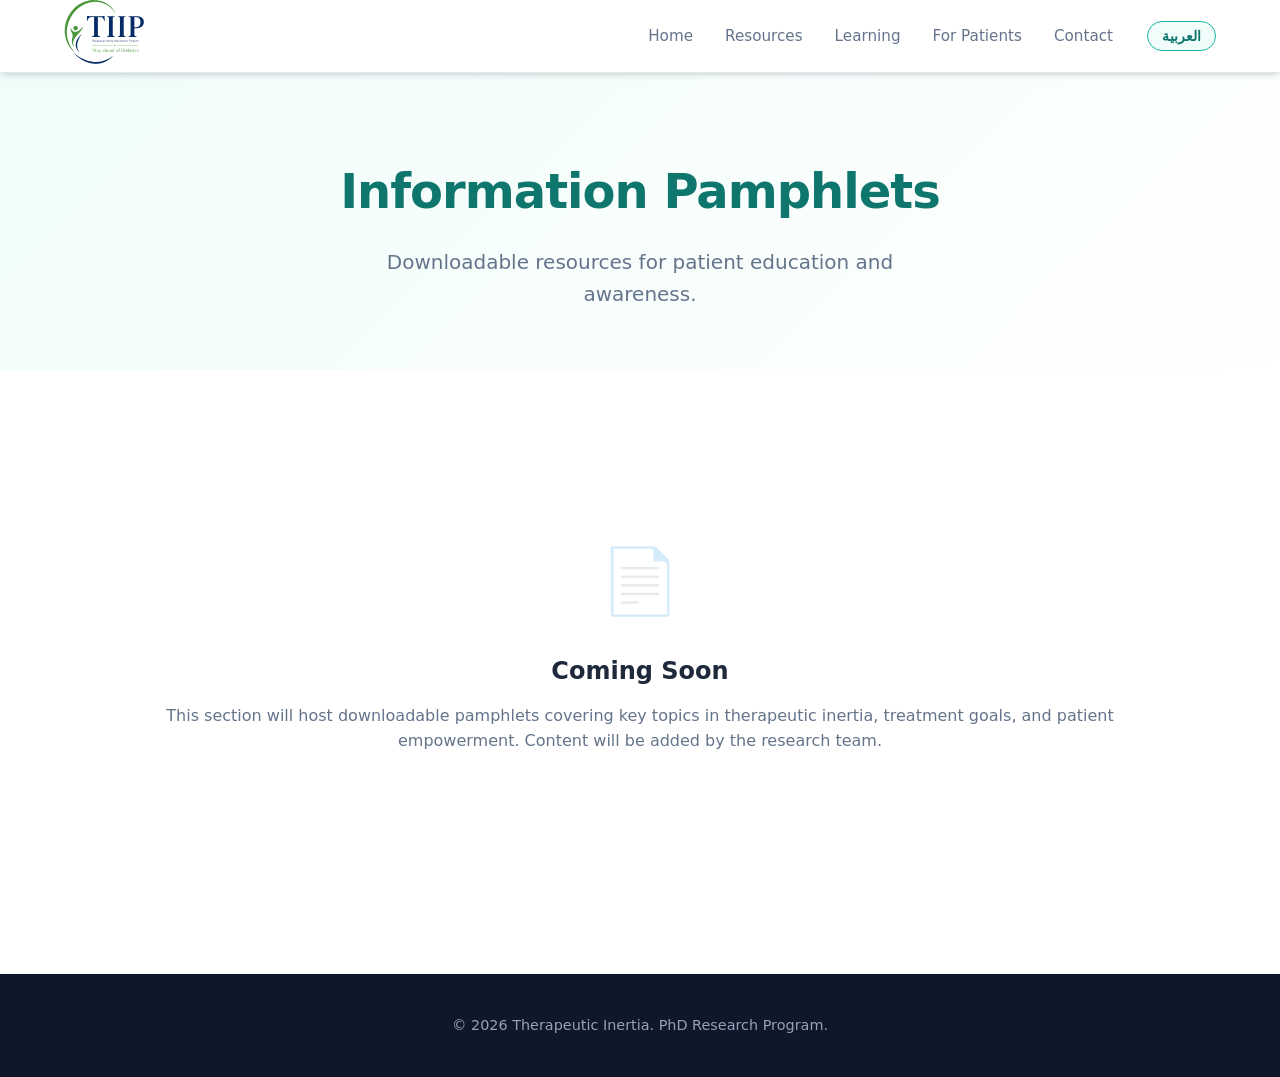
<file: pamphlets.html>
<!DOCTYPE html>
<html lang="en" dir="ltr">
<head>
  <meta charset="UTF-8">
  <meta name="viewport" content="width=device-width, initial-scale=1.0">
  <title data-en="Pamphlets | Therapeutic Inertia" data-ar="النشرات | التأخر العلاجي">Pamphlets | Therapeutic Inertia</title>
  <link rel="stylesheet" href="css/style.css">
</head>
<body>
<header>
  <div class="container header-inner">
    <a href="index.html"><img src="assets/tiip-logo.svg" alt="TIIP – Therapeutic Inertia Intervention Program" height="64"></a>
    <nav>
      <ul class="nav-links" id="navLinks">
        <li><a href="index.html" class=""><span data-en="Home" data-ar="الرئيسية">Home</span></a></li>
<li><a href="resources.html" class=""><span data-en="Resources" data-ar="الموارد">Resources</span></a></li>
<li><a href="learning.html" class=""><span data-en="Learning" data-ar="التعلم">Learning</span></a></li>
<li><a href="patients.html" class=""><span data-en="For Patients" data-ar="للمرضى">For Patients</span></a></li>
<li><a href="contact.html" class=""><span data-en="Contact" data-ar="اتصل بنا">Contact</span></a></li>

      </ul>
      <button class="lang-toggle" id="langToggle">العربية</button>
      <button class="mobile-menu-btn" id="mobileMenuBtn">☰</button>
    </nav>
  </div>
</header>

<section class="hero" style="padding: 80px 0 60px;">
  <div class="container">
    <h1 data-en="Information Pamphlets" data-ar="النشرات الإعلامية">Information Pamphlets</h1>
    <p data-en="Downloadable resources for patient education and awareness." data-ar="موارد قابلة للتنزيل للتثقيف والتوعية المرضى.">Downloadable resources for patient education and awareness.</p>
  </div>
</section>

<section class="section">
  <div class="container">
    <div class="placeholder-content">
      <div class="icon">📄</div>
      <h2 data-en="Coming Soon" data-ar="قريبًا">Coming Soon</h2>
      <p data-en="This section will host downloadable pamphlets covering key topics in therapeutic inertia, treatment goals, and patient empowerment. Content will be added by the research team." data-ar="سيستضيف هذا القسم نشرات قابلة للتنزيل تغطي مواضيع رئيسية في التأخر العلاجي وأهداف العلاج وتمكين المرضى. سيتم إضافة المحتوى من قبل فريق البحث.">This section will host downloadable pamphlets covering key topics in therapeutic inertia, treatment goals, and patient empowerment. Content will be added by the research team.</p>
    </div>
  </div>
</section>

<footer>
  <div class="container">
    <p data-en="© 2026 Therapeutic Inertia. PhD Research Program." data-ar="© 2026 التأخر العلاجي. برنامج الدكتوراه.">© 2026 Therapeutic Inertia. PhD Research Program.</p>
  </div>
</footer>
<script src="js/main.js"></script>
</body>
</html>
</file>
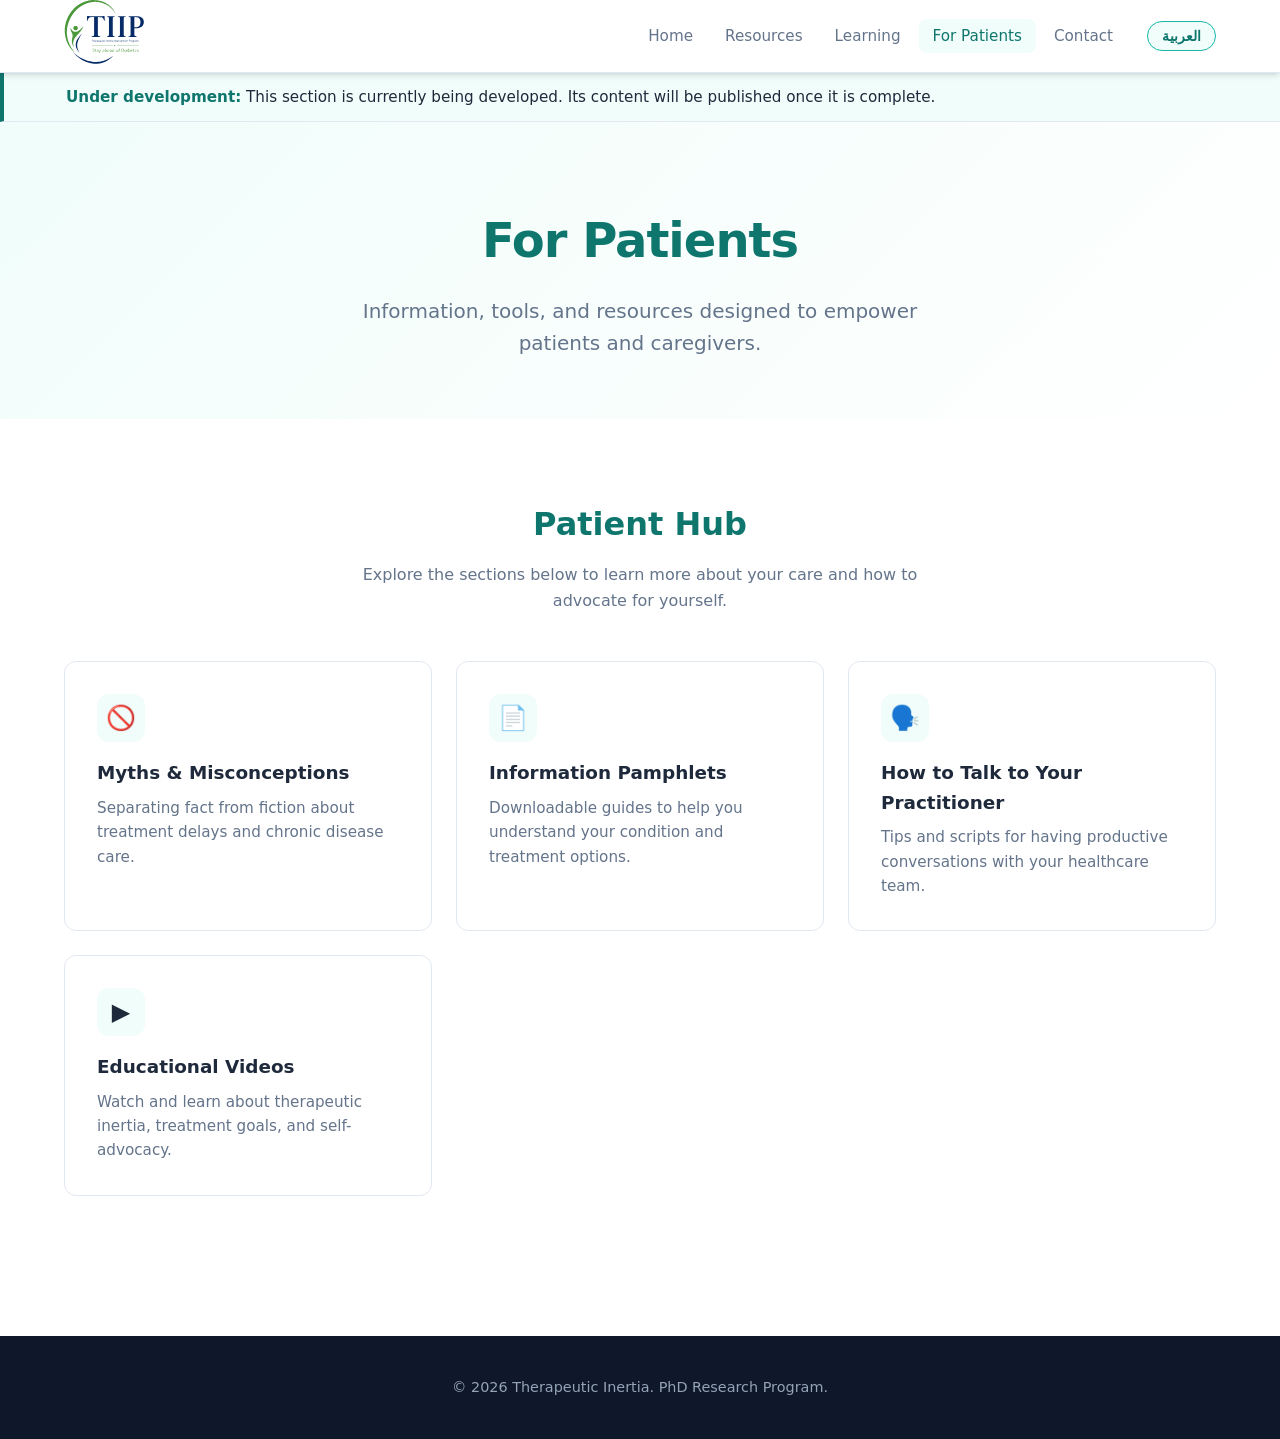
<file: patients.html>
<!DOCTYPE html>
<html lang="en" dir="ltr">
<head>
  <meta charset="UTF-8">
  <meta name="viewport" content="width=device-width, initial-scale=1.0">
  <title data-en="For Patients | Therapeutic Inertia" data-ar="للمرضى | التأخر العلاجي">For Patients | Therapeutic Inertia</title>
  <link rel="stylesheet" href="css/style.css">
</head>
<body>
<header>
  <div class="container header-inner">
    <a href="index.html"><img src="assets/tiip-logo.svg" alt="TIIP – Therapeutic Inertia Intervention Program" height="64"></a>
    <nav>
      <ul class="nav-links" id="navLinks">
        <li><a href="index.html" class=""><span data-en="Home" data-ar="الرئيسية">Home</span></a></li>
<li><a href="resources.html" class=""><span data-en="Resources" data-ar="الموارد">Resources</span></a></li>
<li><a href="learning.html" class=""><span data-en="Learning" data-ar="التعلم">Learning</span></a></li>
<li><a href="patients.html" class="active"><span data-en="For Patients" data-ar="للمرضى">For Patients</span></a></li>
<li><a href="contact.html" class=""><span data-en="Contact" data-ar="اتصل بنا">Contact</span></a></li>

      </ul>
      <button class="lang-toggle" id="langToggle">العربية</button>
      <button class="mobile-menu-btn" id="mobileMenuBtn">☰</button>
    </nav>
  </div>
</header>

<aside class="development-notice" role="note">
  <div class="container">
    <p><strong data-en="Under development:" data-ar="قيد التطوير:">Under development:</strong> <span data-en="This section is currently being developed. Its content will be published once it is complete." data-ar="يجري العمل على تطوير هذا القسم حاليًا. سيتم نشر محتواه عند اكتماله.">This section is currently being developed. Its content will be published once it is complete.</span></p>
  </div>
</aside>

<section class="hero" style="padding: 80px 0 60px;">
  <div class="container">
    <h1 data-en="For Patients" data-ar="للمرضى">For Patients</h1>
    <p data-en="Information, tools, and resources designed to empower patients and caregivers." data-ar="معلومات وأدوات وموارد مصممة لتمكين المرضى والمقدمين الرعاية.">Information, tools, and resources designed to empower patients and caregivers.</p>
  </div>
</section>

<section class="section">
  <div class="container">
    <div class="section-header">
      <h2 data-en="Patient Hub" data-ar="مركز المرضى">Patient Hub</h2>
      <p data-en="Explore the sections below to learn more about your care and how to advocate for yourself." data-ar="استكشف الأقسام أدناه لمعرفة المزيد عن رعايتك وكيفية الدفاع عن نفسك.">Explore the sections below to learn more about your care and how to advocate for yourself.</p>
    </div>
    <div class="card-grid">
      <a href="myths.html" class="card">
        <div class="card-icon">🚫</div>
        <h3 data-en="Myths & Misconceptions" data-ar="الخرافات والمفاهيم الخاطئة">Myths & Misconceptions</h3>
        <p data-en="Separating fact from fiction about treatment delays and chronic disease care." data-ar="الفصل بين الحقيقة والخيال حول تأخير العلاج ورعاية الأمراض المزمنة.">Separating fact from fiction about treatment delays and chronic disease care.</p>
      </a>
      <a href="pamphlets.html" class="card">
        <div class="card-icon">📄</div>
        <h3 data-en="Information Pamphlets" data-ar="النشرات الإعلامية">Information Pamphlets</h3>
        <p data-en="Downloadable guides to help you understand your condition and treatment options." data-ar="أدلة قابلة للتنزيل لمساعدتك في فهم حالتك وخيارات علاجك.">Downloadable guides to help you understand your condition and treatment options.</p>
      </a>
      <a href="practitioner.html" class="card">
        <div class="card-icon">🗣️</div>
        <h3 data-en="How to Talk to Your Practitioner" data-ar="كيف تتحدث مع طبيبك">How to Talk to Your Practitioner</h3>
        <p data-en="Tips and scripts for having productive conversations with your healthcare team." data-ar="نصائح ونصوص لإجراء محادثات منتجة مع فريق الرعاية الصحية الخاص بك.">Tips and scripts for having productive conversations with your healthcare team.</p>
      </a>
      <a href="videos.html" class="card">
        <div class="card-icon">▶️</div>
        <h3 data-en="Educational Videos" data-ar="فيديوهات تعليمية">Educational Videos</h3>
        <p data-en="Watch and learn about therapeutic inertia, treatment goals, and self-advocacy." data-ar="شاهد وتعلم عن التأخر العلاجي وأهداف العلاج والدفاع عن النفس.">Watch and learn about therapeutic inertia, treatment goals, and self-advocacy.</p>
      </a>
    </div>
  </div>
</section>

<footer>
  <div class="container">
    <p data-en="© 2026 Therapeutic Inertia. PhD Research Program." data-ar="© 2026 التأخر العلاجي. برنامج الدكتوراه.">© 2026 Therapeutic Inertia. PhD Research Program.</p>
  </div>
</footer>
<script src="js/main.js"></script>
</body>
</html>
</file>
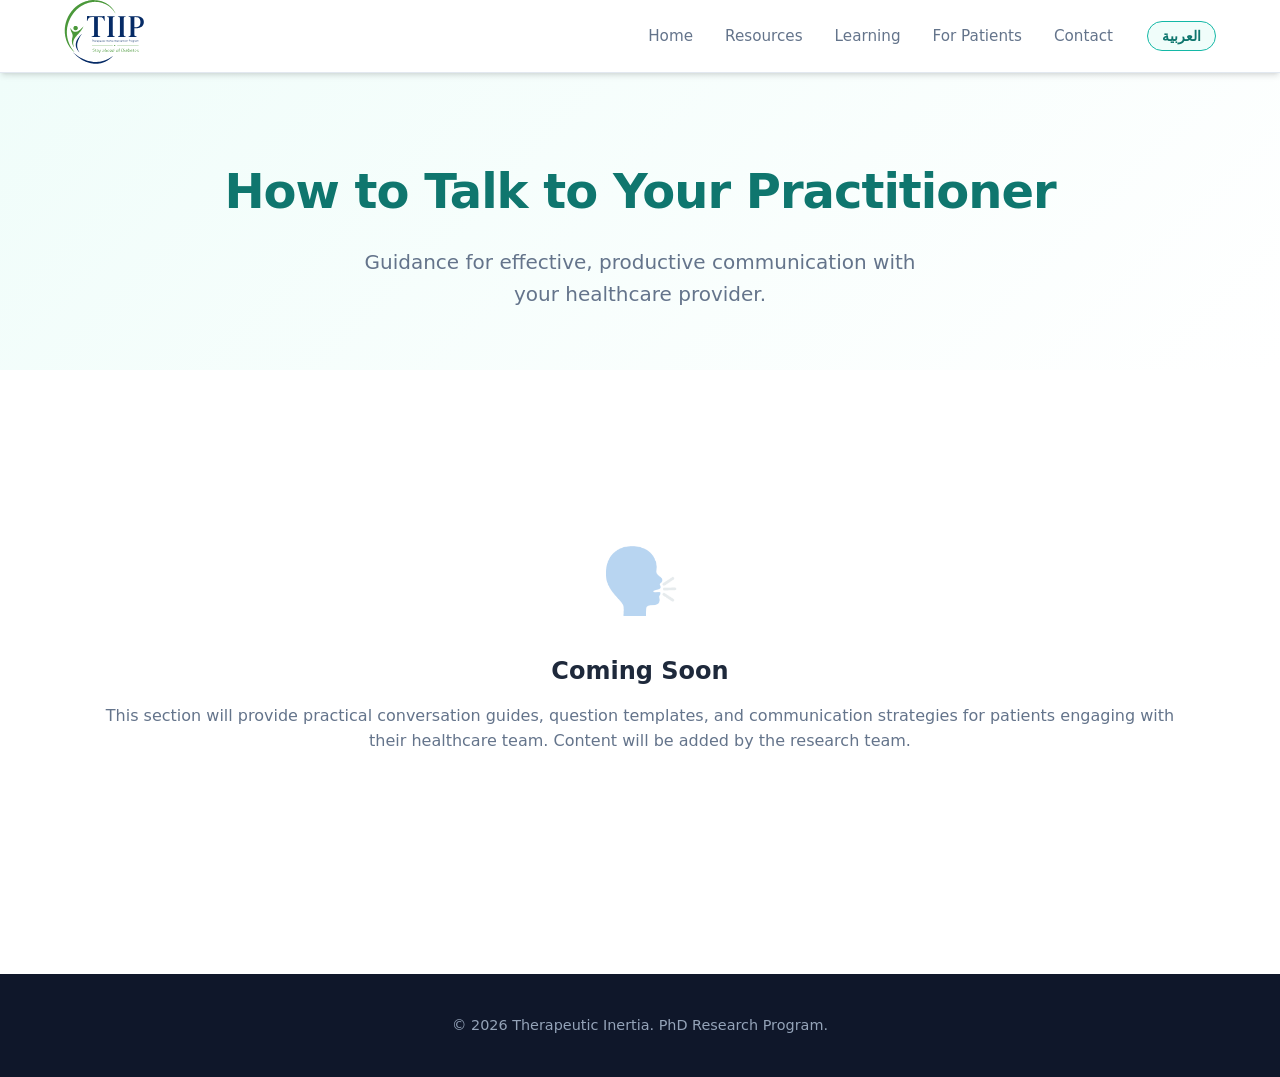
<file: practitioner.html>
<!DOCTYPE html>
<html lang="en" dir="ltr">
<head>
  <meta charset="UTF-8">
  <meta name="viewport" content="width=device-width, initial-scale=1.0">
  <title data-en="Talk to Practitioner | Therapeutic Inertia" data-ar="التحدث مع الطبيب | التأخر العلاجي">Talk to Practitioner | Therapeutic Inertia</title>
  <link rel="stylesheet" href="css/style.css">
</head>
<body>
<header>
  <div class="container header-inner">
    <a href="index.html"><img src="assets/tiip-logo.svg" alt="TIIP – Therapeutic Inertia Intervention Program" height="64"></a>
    <nav>
      <ul class="nav-links" id="navLinks">
        <li><a href="index.html" class=""><span data-en="Home" data-ar="الرئيسية">Home</span></a></li>
<li><a href="resources.html" class=""><span data-en="Resources" data-ar="الموارد">Resources</span></a></li>
<li><a href="learning.html" class=""><span data-en="Learning" data-ar="التعلم">Learning</span></a></li>
<li><a href="patients.html" class=""><span data-en="For Patients" data-ar="للمرضى">For Patients</span></a></li>
<li><a href="contact.html" class=""><span data-en="Contact" data-ar="اتصل بنا">Contact</span></a></li>

      </ul>
      <button class="lang-toggle" id="langToggle">العربية</button>
      <button class="mobile-menu-btn" id="mobileMenuBtn">☰</button>
    </nav>
  </div>
</header>

<section class="hero" style="padding: 80px 0 60px;">
  <div class="container">
    <h1 data-en="How to Talk to Your Practitioner" data-ar="كيف تتحدث مع طبيبك">How to Talk to Your Practitioner</h1>
    <p data-en="Guidance for effective, productive communication with your healthcare provider." data-ar="إرشادات للتواصل الفعال والمنتج مع مقدم الرعاية الصحية الخاص بك.">Guidance for effective, productive communication with your healthcare provider.</p>
  </div>
</section>

<section class="section">
  <div class="container">
    <div class="placeholder-content">
      <div class="icon">🗣️</div>
      <h2 data-en="Coming Soon" data-ar="قريبًا">Coming Soon</h2>
      <p data-en="This section will provide practical conversation guides, question templates, and communication strategies for patients engaging with their healthcare team. Content will be added by the research team." data-ar="سيقدم هذا القسم أدلة محادثة عملية ونماذج أسئلة واستراتيجيات تواصل للمرضى الذين يتفاعلون مع فريق الرعاية الصحية الخاص بهم. سيتم إضافة المحتوى من قبل فريق البحث.">This section will provide practical conversation guides, question templates, and communication strategies for patients engaging with their healthcare team. Content will be added by the research team.</p>
    </div>
  </div>
</section>

<footer>
  <div class="container">
    <p data-en="© 2026 Therapeutic Inertia. PhD Research Program." data-ar="© 2026 التأخر العلاجي. برنامج الدكتوراه.">© 2026 Therapeutic Inertia. PhD Research Program.</p>
  </div>
</footer>
<script src="js/main.js"></script>
</body>
</html>
</file>
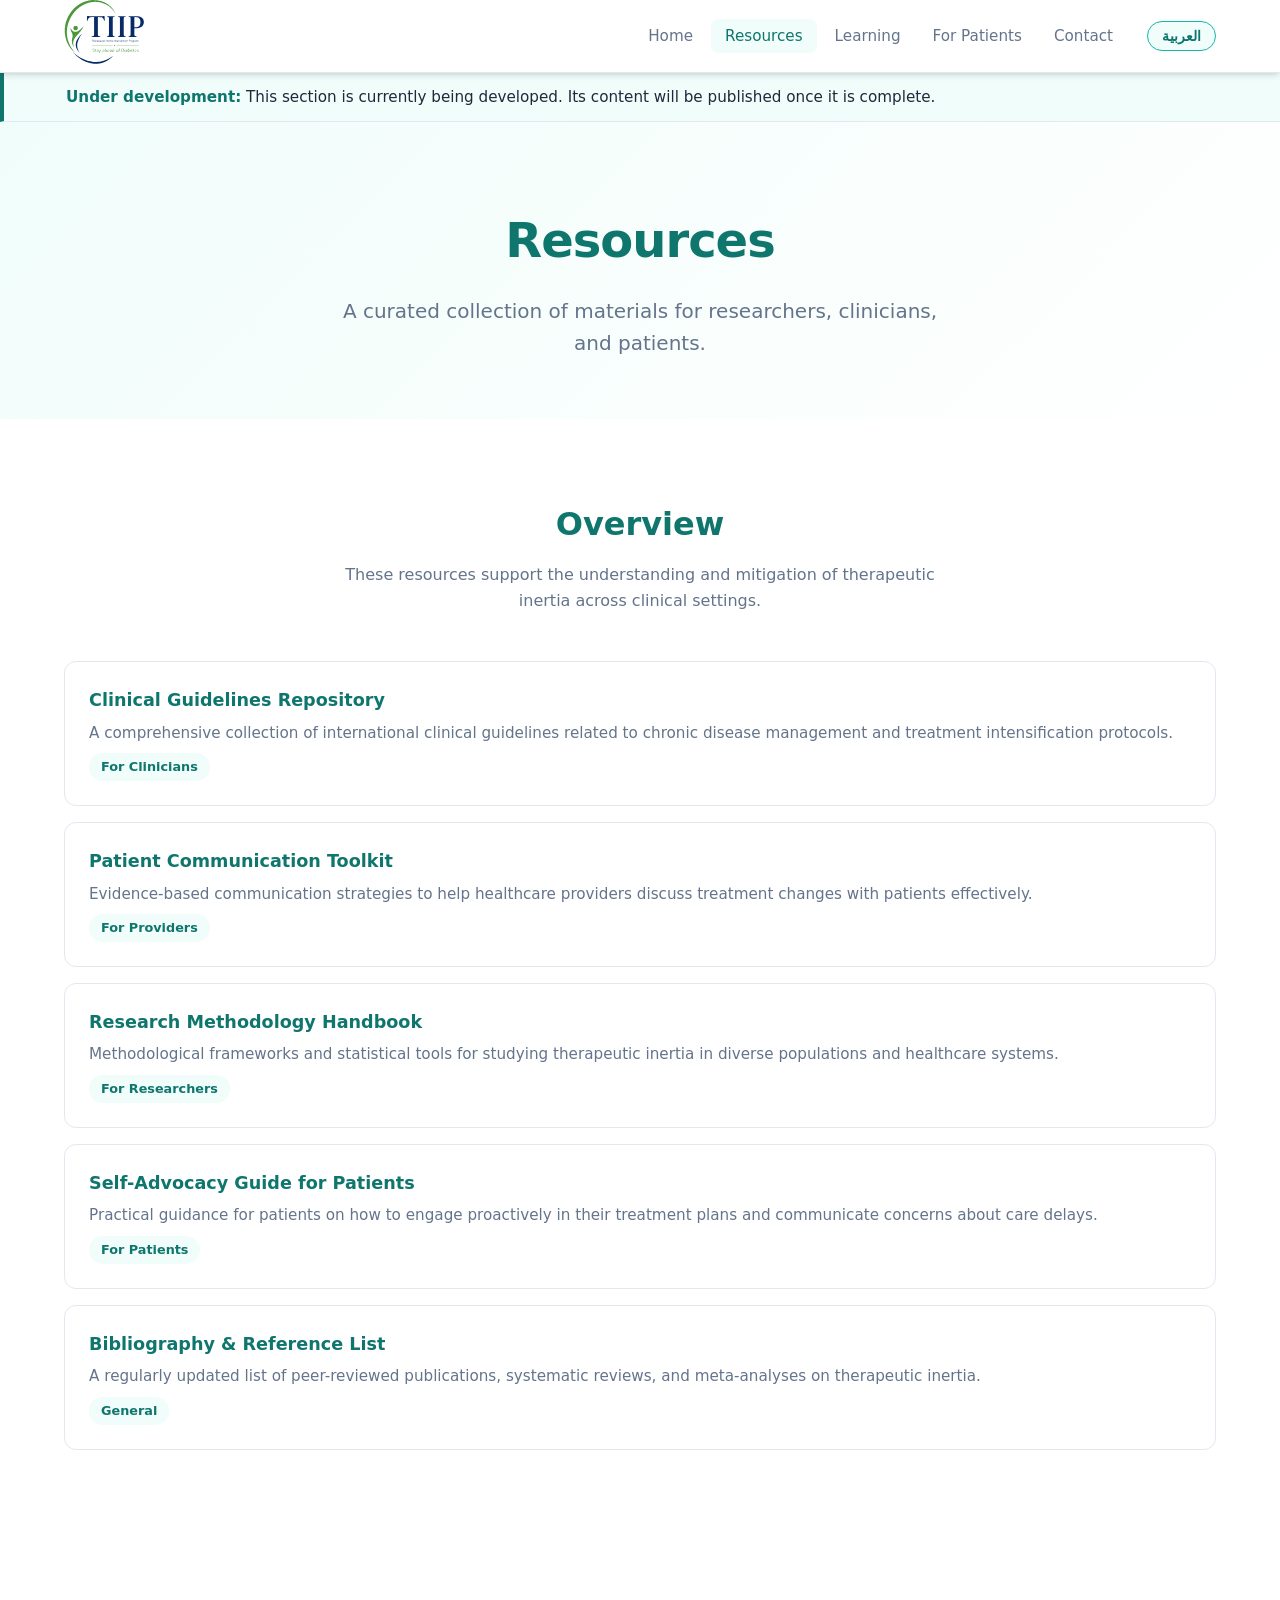
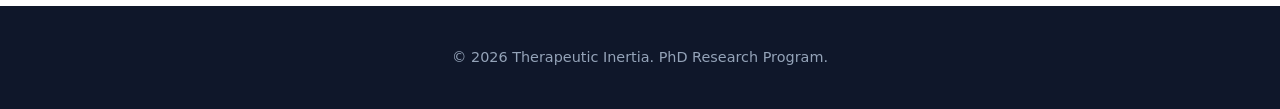
<file: resources.html>
<!DOCTYPE html>
<html lang="en" dir="ltr">
<head>
  <meta charset="UTF-8">
  <meta name="viewport" content="width=device-width, initial-scale=1.0">
  <title data-en="Resources | Therapeutic Inertia" data-ar="الموارد | التأخر العلاجي">Resources | Therapeutic Inertia</title>
  <link rel="stylesheet" href="css/style.css">
</head>
<body>
<header>
  <div class="container header-inner">
    <a href="index.html"><img src="assets/tiip-logo.svg" alt="TIIP – Therapeutic Inertia Intervention Program" height="64"></a>
    <nav>
      <ul class="nav-links" id="navLinks">
        <li><a href="index.html" class=""><span data-en="Home" data-ar="الرئيسية">Home</span></a></li>
<li><a href="resources.html" class="active"><span data-en="Resources" data-ar="الموارد">Resources</span></a></li>
<li><a href="learning.html" class=""><span data-en="Learning" data-ar="التعلم">Learning</span></a></li>
<li><a href="patients.html" class=""><span data-en="For Patients" data-ar="للمرضى">For Patients</span></a></li>
<li><a href="contact.html" class=""><span data-en="Contact" data-ar="اتصل بنا">Contact</span></a></li>

      </ul>
      <button class="lang-toggle" id="langToggle">العربية</button>
      <button class="mobile-menu-btn" id="mobileMenuBtn">☰</button>
    </nav>
  </div>
</header>

<aside class="development-notice" role="note">
  <div class="container">
    <p><strong data-en="Under development:" data-ar="قيد التطوير:">Under development:</strong> <span data-en="This section is currently being developed. Its content will be published once it is complete." data-ar="يجري العمل على تطوير هذا القسم حاليًا. سيتم نشر محتواه عند اكتماله.">This section is currently being developed. Its content will be published once it is complete.</span></p>
  </div>
</aside>

<section class="hero" style="padding: 80px 0 60px;">
  <div class="container">
    <h1 data-en="Resources" data-ar="الموارد">Resources</h1>
    <p data-en="A curated collection of materials for researchers, clinicians, and patients." data-ar="مجموعة مختارة من المواد للباحثين والأطباء والمرضى.">A curated collection of materials for researchers, clinicians, and patients.</p>
  </div>
</section>

<section class="section">
  <div class="container">
    <div class="section-header">
      <h2 data-en="Overview" data-ar="نظرة عامة">Overview</h2>
      <p data-en="These resources support the understanding and mitigation of therapeutic inertia across clinical settings." data-ar="تدعم هذه الموارد فهم التأخر العلاجي والتخفيف منه عبر الإعدادات السريرية.">These resources support the understanding and mitigation of therapeutic inertia across clinical settings.</p>
    </div>

    <div class="resource-item">
      <h4 data-en="Clinical Guidelines Repository" data-ar="مستودع الإرشادات السريرية">Clinical Guidelines Repository</h4>
      <p data-en="A comprehensive collection of international clinical guidelines related to chronic disease management and treatment intensification protocols." data-ar="مجموعة شاملة من الإرشادات السريرية الدولية المتعلقة بإدارة الأمراض المزمنة وبروتوكولات تكثيف العلاج.">A comprehensive collection of international clinical guidelines related to chronic disease management and treatment intensification protocols.</p>
      <span class="resource-tag" data-en="For Clinicians" data-ar="للأطباء">For Clinicians</span>
    </div>

    <div class="resource-item">
      <h4 data-en="Patient Communication Toolkit" data-ar="أدوات التواصل مع المرضى">Patient Communication Toolkit</h4>
      <p data-en="Evidence-based communication strategies to help healthcare providers discuss treatment changes with patients effectively." data-ar="استراتيجيات تواصل قائمة على الأدلة لمساعدة مقدمي الرعاية الصحية على مناقشة تغييرات العلاج مع المرضى بفعالية.">Evidence-based communication strategies to help healthcare providers discuss treatment changes with patients effectively.</p>
      <span class="resource-tag" data-en="For Providers" data-ar="لمقدمي الرعاية">For Providers</span>
    </div>

    <div class="resource-item">
      <h4 data-en="Research Methodology Handbook" data-ar="دليل منهجية البحث">Research Methodology Handbook</h4>
      <p data-en="Methodological frameworks and statistical tools for studying therapeutic inertia in diverse populations and healthcare systems." data-ar="الإطارات المنهجية والأدوات الإحصائية لدراسة التأخر العلاجي في مجتمعات وأنظمة رعاية صحية متنوعة.">Methodological frameworks and statistical tools for studying therapeutic inertia in diverse populations and healthcare systems.</p>
      <span class="resource-tag" data-en="For Researchers" data-ar="للباحثين">For Researchers</span>
    </div>

    <div class="resource-item">
      <h4 data-en="Self-Advocacy Guide for Patients" data-ar="دليل الدفاع عن النفس للمرضى">Self-Advocacy Guide for Patients</h4>
      <p data-en="Practical guidance for patients on how to engage proactively in their treatment plans and communicate concerns about care delays." data-ar="إرشادات عملية للمرضى حول كيفية المشاركة بشكل استباقي في خطط علاجهم وإبلاغ مخاوفهم بشأن تأخير الرعاية.">Practical guidance for patients on how to engage proactively in their treatment plans and communicate concerns about care delays.</p>
      <span class="resource-tag" data-en="For Patients" data-ar="للمرضى">For Patients</span>
    </div>

    <div class="resource-item">
      <h4 data-en="Bibliography & Reference List" data-ar="المراجع والمصادر">Bibliography & Reference List</h4>
      <p data-en="A regularly updated list of peer-reviewed publications, systematic reviews, and meta-analyses on therapeutic inertia." data-ar="قائمة محدثة بانتظام بالمنشورات المراجعة من قبل النظراء والمراجعات المنهجية والتحليلات التلوية حول التأخر العلاجي.">A regularly updated list of peer-reviewed publications, systematic reviews, and meta-analyses on therapeutic inertia.</p>
      <span class="resource-tag" data-en="General" data-ar="عام">General</span>
    </div>
  </div>
</section>

<footer>
  <div class="container">
    <p data-en="© 2026 Therapeutic Inertia. PhD Research Program." data-ar="© 2026 التأخر العلاجي. برنامج الدكتوراه.">© 2026 Therapeutic Inertia. PhD Research Program.</p>
  </div>
</footer>
<script src="js/main.js"></script>
</body>
</html>
</file>
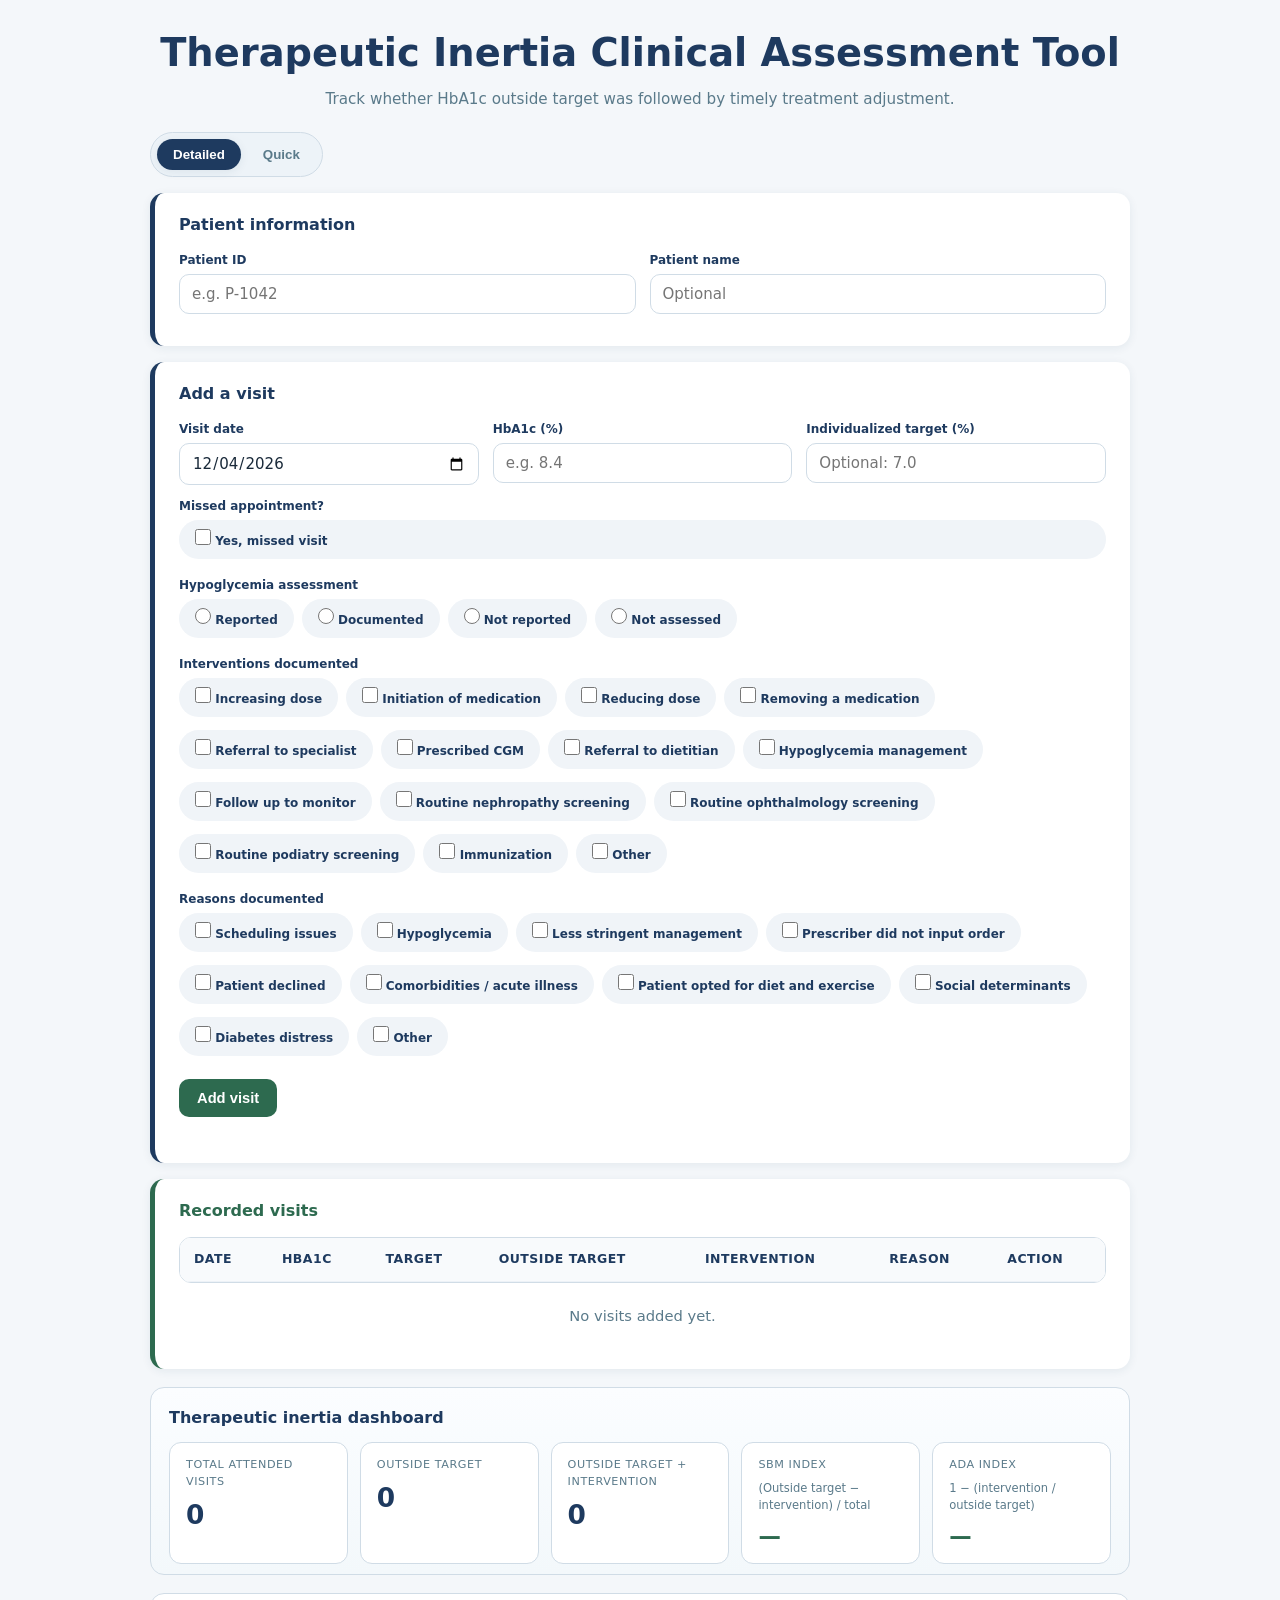
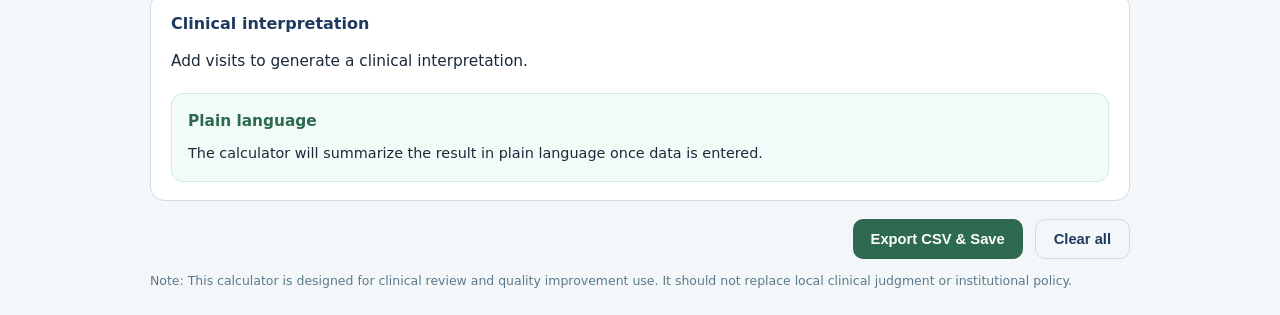
<file: therapeutic_inertia_tool_v5.html>
<!DOCTYPE html>
<html lang="en">
<head>
  <meta charset="UTF-8" />
  <meta name="viewport" content="width=device-width, initial-scale=1.0" />
  <title>Therapeutic Inertia Clinical Assessment Tool</title>
  <style>
    :root {
      --bg: #f4f7fa;
      --card: #ffffff;
      --text: #1a2a3a;
      --muted: #5a7a8a;
      --primary: #1e3a5f;
      --primary-soft: #eaf2f8;
      --green: #2d6a4f;
      --green-soft: #e8f0ec;
      --amber: #b8860b;
      --amber-soft: #fff3cd;
      --red: #b42318;
      --border: #d0dce6;
      --shadow: 0 2px 10px rgba(30,58,95,0.08);
    }

    * { box-sizing: border-box; margin: 0; padding: 0; }

    body {
      font-family: 'Segoe UI', system-ui, -apple-system, sans-serif;
      background: var(--bg);
      color: var(--text);
      line-height: 1.5;
      padding: 24px 16px;
    }

    .tool-container {
      max-width: 980px;
      margin: 0 auto;
    }

    .header {
      text-align: center;
      margin-bottom: 22px;
    }

    .header h1 {
      color: var(--primary);
      font-size: clamp(1.8rem, 3vw, 2.6rem);
      font-weight: 700;
      margin-bottom: 6px;
    }

    .header p {
      color: var(--muted);
      font-size: 0.95rem;
    }

    .card {
      background: var(--card);
      border-radius: 14px;
      padding: 20px 24px;
      margin-bottom: 16px;
      box-shadow: var(--shadow);
      border-left: 5px solid var(--primary);
    }

    .card.card-green { border-left-color: var(--green); }
    .card.card-amber { border-left-color: var(--amber); }

    .card h3 {
      font-size: 1rem;
      margin-bottom: 14px;
      color: var(--primary);
    }

    .card-green h3 { color: var(--green); }

    .form-row {
      display: flex;
      gap: 14px;
      flex-wrap: wrap;
      margin-bottom: 12px;
    }

    .form-group {
      flex: 1;
      min-width: 160px;
    }

    .form-group label {
      display: block;
      font-size: 0.75rem;
      font-weight: 600;
      color: var(--primary);
      margin-bottom: 5px;
    }

    .form-group input,
    .form-group select,
    .form-group textarea {
      width: 100%;
      padding: 10px 12px;
      border: 1.5px solid var(--border);
      border-radius: 10px;
      font-size: 0.94rem;
      background: #fff;
      color: var(--text);
      outline: none;
      transition: border-color 0.2s ease;
      font-family: inherit;
    }

    .form-group input:focus,
    .form-group select:focus,
    .form-group textarea:focus {
      border-color: var(--green);
    }

    .checkbox-group,
    .radio-group {
      display: flex;
      flex-wrap: wrap;
      gap: 8px;
      margin-bottom: 12px;
    }

    .checkbox-pill,
    .radio-pill {
      display: flex;
      align-items: center;
      gap: 6px;
      background: #f0f4f8;
      padding: 7px 14px;
      border-radius: 24px;
      font-size: 0.82rem;
      cursor: pointer;
      border: 2px solid transparent;
      transition: all 0.15s ease;
      user-select: none;
    }

    .checkbox-pill:hover,
    .radio-pill:hover {
      border-color: var(--green);
      background: var(--green-soft);
    }

    .checkbox-pill input,
    .radio-pill input {
      accent-color: var(--green);
      width: 16px;
      height: 16px;
      cursor: pointer;
    }

    .checkbox-pill.checked,
    .radio-pill.selected {
      background: var(--green-soft);
      border-color: var(--green);
      color: var(--primary);
      font-weight: 600;
    }

    .hidden { display: none !important; }

    .mode-toggle {
      display: inline-flex;
      border-radius: 999px;
      background: #edf3f8;
      padding: 6px;
      gap: 6px;
      border: 1px solid var(--border);
      margin-bottom: 16px;
    }

    .mode-btn {
      border: none;
      background: transparent;
      color: var(--muted);
      padding: 8px 16px;
      cursor: pointer;
      border-radius: 999px;
      font-weight: 700;
      transition: all 0.2s ease;
    }

    .mode-btn.active {
      background: var(--primary);
      color: white;
      box-shadow: var(--shadow);
    }

    .btn {
      display: inline-flex;
      align-items: center;
      justify-content: center;
      border: none;
      padding: 11px 18px;
      border-radius: 10px;
      font-size: 0.92rem;
      font-weight: 700;
      cursor: pointer;
      transition: transform 0.15s ease, opacity 0.2s ease;
    }

    .btn:active { transform: scale(0.98); }

    .btn-primary {
      background: var(--green);
      color: white;
    }

    .btn-primary:hover { opacity: 0.96; }

    .btn-outline {
      background: transparent;
      border: 1.5px solid var(--border);
      color: var(--primary);
    }

    .btn-danger {
      background: #fee2e2;
      color: #991b1b;
      border: 1px solid #fecaca;
    }

    .error-msg {
      color: var(--red);
      font-size: 0.82rem;
      margin-top: 8px;
      min-height: 18px;
    }

    .success-msg {
      color: var(--green);
      font-size: 0.82rem;
      margin-top: 8px;
      min-height: 18px;
    }

    .table-wrap {
      overflow-x: auto;
      border: 1px solid var(--border);
      border-radius: 12px;
    }

    table {
      width: 100%;
      border-collapse: collapse;
      background: #fff;
    }

    th, td {
      padding: 12px 14px;
      border-bottom: 1px solid #edf2f7;
      text-align: left;
      vertical-align: top;
      font-size: 0.86rem;
    }

    th {
      background: #f8fafc;
      color: var(--primary);
      font-size: 0.78rem;
      text-transform: uppercase;
      letter-spacing: 0.04em;
    }

    tr:last-child td { border-bottom: none; }

    .badge {
      display: inline-block;
      padding: 4px 8px;
      border-radius: 999px;
      font-size: 0.74rem;
      font-weight: 700;
    }

    .badge-green { background: #d4edda; color: #155724; }
    .badge-amber { background: #fff3cd; color: #856404; }
    .badge-red { background: #f8d7da; color: #721c24; }
    .badge-gray { background: #e2e3e5; color: #383d41; }

    .btn-remove {
      background: #fff5f5;
      border: 1px solid #fecaca;
      color: #b42318;
      border-radius: 8px;
      padding: 6px 10px;
      cursor: pointer;
      font-size: 0.8rem;
      font-weight: 700;
    }

    .btn-remove:hover { background: #fdeaea; }

    .dashboard {
      background: linear-gradient(180deg, #fbfdff, #f3f8fb);
      border: 1px solid var(--border);
      border-radius: 14px;
      padding: 18px 18px 10px;
      margin: 18px 0;
    }

    .dashboard h3 {
      color: var(--primary);
      font-size: 1rem;
      margin-bottom: 12px;
    }

    .dash-grid {
      display: grid;
      grid-template-columns: repeat(auto-fit, minmax(160px, 1fr));
      gap: 12px;
    }

    .dash-box {
      background: white;
      border: 1px solid var(--border);
      border-radius: 12px;
      padding: 14px 16px;
      min-height: 92px;
    }

    .dash-box .label {
      display: block;
      font-size: 0.7rem;
      color: var(--muted);
      text-transform: uppercase;
      letter-spacing: 0.05em;
      margin-bottom: 8px;
    }

    .dash-box .value {
      font-size: 1.65rem;
      font-weight: 700;
      color: var(--primary);
      line-height: 1.2;
    }

    .dash-index {
      background: white;
      border: 1px solid var(--border);
      border-radius: 12px;
      padding: 14px 16px;
      min-height: 92px;
      display: flex;
      flex-direction: column;
      justify-content: center;
    }

    .dash-index .label {
      display: block;
      font-size: 0.7rem;
      color: var(--muted);
      text-transform: uppercase;
      letter-spacing: 0.05em;
      margin-bottom: 6px;
    }

    .dash-index .formula {
      font-size: 0.72rem;
      color: var(--muted);
      margin-bottom: 8px;
    }

    .dash-index .value {
      font-size: 1.4rem;
      font-weight: 700;
      color: var(--green);
      line-height: 1.2;
    }

    .interpretation {
      background: #ffffff;
      border: 1px solid var(--border);
      border-radius: 14px;
      padding: 18px 20px;
      margin-bottom: 16px;
    }

    .interpretation h3 {
      color: var(--primary);
      margin-bottom: 12px;
      font-size: 1rem;
    }

    .interpretation p {
      color: var(--text);
      font-size: 0.96rem;
      line-height: 1.7;
    }

    .interpretation .placeholder {
      color: var(--muted);
      font-style: italic;
    }

    .ada-note {
      margin-top: 14px;
      background: #fff7e6;
      color: #7a4e00;
      border: 1px solid #f3d29b;
      border-left: 4px solid var(--amber);
      padding: 12px 14px;
      border-radius: 10px;
      font-size: 0.86rem;
      line-height: 1.6;
    }

    .simple-terms {
      margin-top: 18px;
      background: #f2fbf7;
      border: 1px solid #cfeae1;
      border-radius: 12px;
      padding: 16px;
    }

    .simple-terms h4 {
      color: var(--green);
      margin-bottom: 8px;
      font-size: 0.96rem;
    }

    .simple-terms p {
      color: var(--text);
      font-size: 0.9rem;
      line-height: 1.7;
    }

    .simple-terms .placeholder {
      color: var(--muted);
      font-style: italic;
    }

    .actions {
      display: flex;
      gap: 12px;
      flex-wrap: wrap;
      justify-content: flex-end;
      margin: 18px 0 8px;
    }

    .footer-note {
      font-size: 0.78rem;
      color: var(--muted);
      line-height: 1.6;
      margin-top: 12px;
    }

    .empty-state {
      color: var(--muted);
      text-align: center;
      padding: 22px 10px;
      font-size: 0.92rem;
    }

    .other-text {
      width: 100%;
      margin-top: 8px;
      display: none;
      padding: 10px 12px;
      border-radius: 10px;
      border: 1.5px solid var(--border);
      font-size: 0.92rem;
    }

    .other-text:focus { border-color: var(--green); }

    .quick-input-row {
      display: flex;
      flex-wrap: wrap;
      gap: 14px;
      margin-bottom: 12px;
    }

    .sheet-status {
      margin-top: 10px;
      font-size: 0.82rem;
      color: var(--muted);
    }

    @media (max-width: 600px) {
      body { padding: 14px 10px; }
      .card { padding: 16px 14px; }
      .actions { justify-content: stretch; }
      .actions .btn { flex: 1 1 100%; }
      .mode-toggle { width: 100%; }
      .mode-btn { flex: 1; }
    }
  </style>
</head>
<body>
  <div class="tool-container">
    <div class="header">
      <h1>Therapeutic Inertia Clinical Assessment Tool</h1>
      <p>Track whether HbA1c outside target was followed by timely treatment adjustment.</p>
    </div>

    <div class="mode-toggle" aria-label="Mode switcher">
      <button class="mode-btn active" id="btnDetailed" type="button">Detailed</button>
      <button class="mode-btn" id="btnQuick" type="button">Quick</button>
    </div>

    <div class="card card-blue">
      <h3>Patient information</h3>
      <div class="form-row">
        <div class="form-group">
          <label for="patId">Patient ID</label>
          <input id="patId" type="text" placeholder="e.g. P-1042" />
        </div>
        <div class="form-group">
          <label for="patName">Patient name</label>
          <input id="patName" type="text" placeholder="Optional" />
        </div>
      </div>
    </div>

    <div id="quickModeSection" class="hidden">
      <div class="card card-green">
        <h3>Quick mode</h3>
        <div class="quick-input-row">
          <div class="form-group">
            <label for="qTotal">Total attended visits</label>
            <input id="qTotal" type="number" min="0" step="1" value="0" />
          </div>
          <div class="form-group">
            <label for="qSub">Visits outside individualized target</label>
            <input id="qSub" type="number" min="0" step="1" value="0" />
          </div>
          <div class="form-group">
            <label for="qSubInt">Visits outside target with intervention</label>
            <input id="qSubInt" type="number" min="0" step="1" value="0" />
          </div>
        </div>
        <div id="quickError" class="error-msg"></div>
      </div>
    </div>

    <div id="detailedModeSection">
      <div class="card card-blue">
        <h3>Add a visit</h3>
        <div class="form-row">
          <div class="form-group">
            <label for="vDate">Visit date</label>
            <input id="vDate" type="date" />
          </div>
          <div class="form-group">
            <label for="vHb">HbA1c (%)</label>
            <input id="vHb" type="number" min="3" max="20" step="0.1" placeholder="e.g. 8.4" />
          </div>
          <div class="form-group">
            <label for="targetHb">Individualized target (%)</label>
            <input id="targetHb" type="number" min="4" max="12" step="0.1" placeholder="Optional: 7.0" />
          </div>
        </div>

        <div class="form-row">
          <div class="form-group">
            <label>Missed appointment?</label>
            <label class="checkbox-pill" for="missedAppt">
              <input id="missedAppt" type="checkbox" />
              <span>Yes, missed visit</span>
            </label>
          </div>
        </div>

        <div class="form-group">
          <label>Hypoglycemia assessment</label>
          <div id="hypoGroup" class="radio-group">
            <label class="radio-pill"><input type="radio" name="hypo" value="reported" /> <span>Reported</span></label>
            <label class="radio-pill"><input type="radio" name="hypo" value="documented" /> <span>Documented</span></label>
            <label class="radio-pill"><input type="radio" name="hypo" value="not_reported" /> <span>Not reported</span></label>
            <label class="radio-pill"><input type="radio" name="hypo" value="not_assessed" /> <span>Not assessed</span></label>
          </div>
        </div>

        <div class="form-group">
          <label>Interventions documented</label>
          <div id="intervGroup" class="checkbox-group">
            <label class="checkbox-pill"><input class="interv" type="checkbox" value="increasing_dose" /> <span>Increasing dose</span></label>
            <label class="checkbox-pill"><input class="interv" type="checkbox" value="initiation_medication" /> <span>Initiation of medication</span></label>
            <label class="checkbox-pill"><input class="interv" type="checkbox" value="reducing_dose" /> <span>Reducing dose</span></label>
            <label class="checkbox-pill"><input class="interv" type="checkbox" value="removing_medication" /> <span>Removing a medication</span></label>
            <label class="checkbox-pill"><input class="interv" type="checkbox" value="referral_specialist" /> <span>Referral to specialist</span></label>
            <label class="checkbox-pill"><input class="interv" type="checkbox" value="prescribed_cgm" /> <span>Prescribed CGM</span></label>
            <label class="checkbox-pill"><input class="interv" type="checkbox" value="referral_dietitian" /> <span>Referral to dietitian</span></label>
            <label class="checkbox-pill"><input class="interv" type="checkbox" value="hypoglycemia_management" /> <span>Hypoglycemia management</span></label>
            <label class="checkbox-pill"><input class="interv" type="checkbox" value="follow_up_monitor" /> <span>Follow up to monitor</span></label>
            <label class="checkbox-pill"><input class="interv" type="checkbox" value="nephropathy_screening" /> <span>Routine nephropathy screening</span></label>
            <label class="checkbox-pill"><input class="interv" type="checkbox" value="ophthalmology_screening" /> <span>Routine ophthalmology screening</span></label>
            <label class="checkbox-pill"><input class="interv" type="checkbox" value="podiatry_screening" /> <span>Routine podiatry screening</span></label>
            <label class="checkbox-pill"><input class="interv" type="checkbox" value="immunization" /> <span>Immunization</span></label>
            <label class="checkbox-pill"><input class="interv" type="checkbox" value="other_intervention" /> <span>Other</span></label>
          </div>
          <textarea id="otherIntervText" class="other-text" placeholder="Describe other intervention"></textarea>
        </div>

        <div class="form-group">
          <label>Reasons documented</label>
          <div id="reasonGroup" class="checkbox-group">
            <label class="checkbox-pill"><input class="reason" type="checkbox" value="scheduling_issues" /> <span>Scheduling issues</span></label>
            <label class="checkbox-pill"><input class="reason" type="checkbox" value="hypoglycemia" /> <span>Hypoglycemia</span></label>
            <label class="checkbox-pill"><input class="reason" type="checkbox" value="less_stringent" /> <span>Less stringent management</span></label>
            <label class="checkbox-pill"><input class="reason" type="checkbox" value="prescriber_no_order" /> <span>Prescriber did not input order</span></label>
            <label class="checkbox-pill"><input class="reason" type="checkbox" value="patient_refused" /> <span>Patient declined</span></label>
            <label class="checkbox-pill"><input class="reason" type="checkbox" value="comorbidities" /> <span>Comorbidities / acute illness</span></label>
            <label class="checkbox-pill"><input class="reason" type="checkbox" value="patient_opted_diet" /> <span>Patient opted for diet and exercise</span></label>
            <label class="checkbox-pill"><input class="reason" type="checkbox" value="social_determinants" /> <span>Social determinants</span></label>
            <label class="checkbox-pill"><input class="reason" type="checkbox" value="diabetes_distress" /> <span>Diabetes distress</span></label>
            <label class="checkbox-pill"><input class="reason" type="checkbox" value="other_reason" /> <span>Other</span></label>
          </div>
          <textarea id="otherReasonText" class="other-text" placeholder="Describe other reason"></textarea>
        </div>

        <div class="actions" style="justify-content: flex-start;">
          <button class="btn btn-primary" id="addVisitBtn" type="button">Add visit</button>
        </div>
        <div id="addError" class="error-msg"></div>
      </div>

      <div class="card card-green">
        <h3>Recorded visits</h3>
        <div class="table-wrap">
          <table>
            <thead>
              <tr>
                <th>Date</th>
                <th>HbA1c</th>
                <th>Target</th>
                <th>Outside target</th>
                <th>Intervention</th>
                <th>Reason</th>
                <th>Action</th>
              </tr>
            </thead>
            <tbody id="visitTable"></tbody>
          </table>
        </div>
        <div id="noVisits" class="empty-state">No visits added yet.</div>
      </div>
    </div>

    <div class="dashboard">
      <h3>Therapeutic inertia dashboard</h3>
      <div class="dash-grid">
        <div class="dash-box">
          <span class="label">Total attended visits</span>
          <span class="value" id="rTotal">0</span>
        </div>
        <div class="dash-box">
          <span class="label">Outside target</span>
          <span class="value" id="rSub">0</span>
        </div>
        <div class="dash-box">
          <span class="label">Outside target + intervention</span>
          <span class="value" id="rSubInt">0</span>
        </div>
        <div class="dash-index">
          <span class="label">SBM index</span>
          <span class="formula">(Outside target − intervention) / total</span>
          <span class="value" id="rSBM">—</span>
        </div>
        <div class="dash-index">
          <span class="label">ADA index</span>
          <span class="formula">1 − (intervention / outside target)</span>
          <span class="value" id="rADA">—</span>
        </div>
      </div>
    </div>

    <div class="interpretation" id="interpBox">
      <h3>Clinical interpretation</h3>
      <p id="interpText">Add visits to generate a clinical interpretation.</p>
      <div class="simple-terms">
        <h4>Plain language</h4>
        <p id="simpleTermsText">The calculator will summarize the result in plain language once data is entered.</p>
      </div>
      <div id="adaNoteBox" class="ada-note hidden">
        The ADA method cannot be calculated when there are no visits with HbA1c outside the individualized target (dividing by zero is mathematically undefined), so it is not reported here. The SBM index remains valid in this situation.
      </div>
    </div>

    <div class="actions">
      <button class="btn btn-primary" id="exportBtn" type="button">Export CSV &amp; Save</button>
      <button class="btn btn-outline" id="clearBtn" type="button">Clear all</button>
    </div>
    <div id="sheetStatus" class="sheet-status" aria-live="polite"></div>

    <div class="footer-note">
      Note: This calculator is designed for clinical review and quality improvement use. It should not replace local clinical judgment or institutional policy.
    </div>
  </div>

  <script>
    const GOOGLE_SCRIPT_URL = "";
    let visits = [];
    let currentMode = 'detailed';

    const INTERV_LABELS = {
      increasing_dose: 'Increasing dose',
      initiation_medication: 'Initiation of medication',
      reducing_dose: 'Reducing dose',
      removing_medication: 'Removing a medication',
      referral_specialist: 'Referral to specialist',
      prescribed_cgm: 'Prescribed CGM',
      referral_dietitian: 'Referral to dietitian',
      hypoglycemia_management: 'Hypoglycemia management',
      follow_up_monitor: 'Follow up to monitor',
      nephropathy_screening: 'Routine nephropathy screening',
      ophthalmology_screening: 'Routine ophthalmology screening',
      podiatry_screening: 'Routine podiatry screening',
      immunization: 'Immunization',
      other_intervention: 'Other'
    };

    const REASON_LABELS = {
      scheduling_issues: 'Scheduling issues',
      hypoglycemia: 'Hypoglycemia',
      less_stringent: 'Less stringent diabetes management',
      prescriber_no_order: 'Prescriber did not input order',
      patient_refused: 'Patient declined',
      comorbidities: 'Comorbidities / acute illness priority',
      patient_opted_diet: 'Patient opted for diet and exercise',
      social_determinants: 'Social determinants',
      diabetes_distress: 'Diabetes distress',
      other_reason: 'Other'
    };

    function setMode(mode) {
      currentMode = mode;
      document.getElementById('btnDetailed').classList.toggle('active', mode === 'detailed');
      document.getElementById('btnQuick').classList.toggle('active', mode === 'quick');
      document.getElementById('detailedModeSection').classList.toggle('hidden', mode !== 'detailed');
      document.getElementById('quickModeSection').classList.toggle('hidden', mode !== 'quick');
      render();
    }

    function isOutsideTarget(visit) {
      if (visit.missed) return false;
      if (visit.hypoglycemia === 'reported' || visit.hypoglycemia === 'documented') return true;

      const target = visit.target;
      const hba1c = visit.hba1c;

      if (target === null || target === undefined || Number.isNaN(target)) {
        return hba1c > 7.0 || hba1c < 6.5;
      }

      return hba1c > target;
    }

    function formatDateDMY(dateStr) {
      if (!dateStr) return '';
      const d = new Date(dateStr + 'T00:00:00');
      const day = String(d.getDate()).padStart(2, '0');
      const month = String(d.getMonth() + 1).padStart(2, '0');
      const year = d.getFullYear();
      return `${day}/${month}/${year}`;
    }

    function resetPills() {
      document.querySelectorAll('.checkbox-pill').forEach(item => item.classList.remove('checked'));
      document.querySelectorAll('.radio-pill').forEach(item => item.classList.remove('selected'));
    }

    function addVisit() {
      const dateEl = document.getElementById('vDate');
      const hbEl = document.getElementById('vHb');
      const targetEl = document.getElementById('targetHb');
      const errEl = document.getElementById('addError');

      const date = dateEl.value;
      const hba1c = parseFloat(hbEl.value);
      const targetVal = targetEl.value.trim();
      const target = targetVal === '' ? null : parseFloat(targetVal);
      const missed = document.getElementById('missedAppt').checked;

      if (!date) {
        errEl.textContent = 'Please enter a visit date.';
        return;
      }

      if (Number.isNaN(hba1c) || hba1c < 3 || hba1c > 20) {
        errEl.textContent = 'HbA1c must be between 3 and 20%.';
        return;
      }

      const hypoRadio = document.querySelector('input[name="hypo"]:checked');
      const hypoglycemia = hypoRadio ? hypoRadio.value : 'not_assessed';

      const interventions = Array.from(document.querySelectorAll('.interv:checked')).map(cb => cb.value);
      const interventionOther = document.getElementById('otherIntervText').value.trim();
      const reasons = Array.from(document.querySelectorAll('.reason:checked')).map(cb => cb.value);
      const reasonOther = document.getElementById('otherReasonText').value.trim();

      visits.push({
        id: Date.now() + Math.random(),
        date,
        hba1c,
        target,
        missed,
        hypoglycemia,
        interventions,
        interventionOther,
        reasons,
        reasonOther,
        hasIntervention: interventions.length > 0 || !!interventionOther
      });

      dateEl.valueAsDate = new Date();
      hbEl.value = '';
      targetEl.value = '';
      document.getElementById('missedAppt').checked = false;
      document.querySelectorAll('input[name="hypo"]').forEach(rb => rb.checked = false);
      document.querySelectorAll('.interv').forEach(cb => { cb.checked = false; cb.closest('.checkbox-pill').classList.remove('checked'); });
      document.querySelectorAll('.reason').forEach(cb => { cb.checked = false; cb.closest('.checkbox-pill').classList.remove('checked'); });
      document.getElementById('otherIntervText').value = '';
      document.getElementById('otherReasonText').value = '';
      document.getElementById('otherIntervText').style.display = 'none';
      document.getElementById('otherReasonText').style.display = 'none';
      errEl.textContent = '';

      render();
    }

    function removeVisit(id) {
      visits = visits.filter(v => v.id !== id);
      render();
    }

    function updateDashboard(total, outsideTarget, outsideWithIntv) {
      document.getElementById('rTotal').textContent = total;
      document.getElementById('rSub').textContent = outsideTarget;
      document.getElementById('rSubInt').textContent = outsideWithIntv;

      const sbm = total > 0 ? ((outsideTarget - outsideWithIntv) / total) * 100 : null;
      const ada = outsideTarget > 0 ? (1 - (outsideWithIntv / outsideTarget)) * 100 : null;

      document.getElementById('rSBM').textContent = sbm !== null ? `${sbm.toFixed(1)}%` : '—';
      document.getElementById('rADA').textContent = ada !== null ? `${ada.toFixed(1)}%` : '—';
    }

    function renderDetailed() {
      const tbody = document.getElementById('visitTable');
      const noVisits = document.getElementById('noVisits');

      if (visits.length === 0) {
        tbody.innerHTML = '';
        noVisits.classList.remove('hidden');
      } else {
        noVisits.classList.add('hidden');
        const sorted = [...visits].sort((a, b) => new Date(b.date) - new Date(a.date));
        tbody.innerHTML = sorted.map(v => {
          const outside = isOutsideTarget(v) ? 'Yes' : 'No';
          const interventionText = v.hasIntervention ? (v.interventions.length ? v.interventions.map(k => INTERV_LABELS[k] || k).join(', ') : (v.interventionOther || 'Intervention recorded')) : '—';
          const reasonsText = v.reasons.length ? v.reasons.map(k => REASON_LABELS[k] || k).join(', ') : (v.reasonOther ? v.reasonOther : '—');
          return `
            <tr>
              <td>${formatDateDMY(v.date)}</td>
              <td>${Number(v.hba1c).toFixed(1)}%</td>
              <td>${v.target !== null && v.target !== undefined ? `${Number(v.target).toFixed(1)}%` : 'Not set'}</td>
              <td><span class="badge ${outside === 'Yes' ? 'badge-amber' : 'badge-green'}">${outside}</span></td>
              <td>${interventionText}</td>
              <td>${reasonsText}</td>
              <td><button class="btn-remove" data-id="${v.id}" type="button">Remove</button></td>
            </tr>
          `;
        }).join('');

        tbody.querySelectorAll('.btn-remove').forEach(btn => btn.addEventListener('click', () => removeVisit(Number(btn.dataset.id))));
      }

      const attended = visits.filter(v => !v.missed);
      const total = attended.length;
      const outsideTarget = attended.filter(v => isOutsideTarget(v)).length;
      const outsideWithIntv = attended.filter(v => isOutsideTarget(v) && v.hasIntervention).length;

      updateDashboard(total, outsideTarget, outsideWithIntv);
      renderDetailedInterp(attended, total, outsideTarget, outsideWithIntv);
    }

    function renderQuick() {
      const qTotal = parseInt(document.getElementById('qTotal').value) || 0;
      const qSub = parseInt(document.getElementById('qSub').value) || 0;
      const qSubInt = parseInt(document.getElementById('qSubInt').value) || 0;
      const errEl = document.getElementById('quickError');

      if (qSubInt > qSub) {
        errEl.textContent = 'Visits outside target with an intervention cannot exceed total visits outside target.';
      } else if (qSub > qTotal) {
        errEl.textContent = 'Visits outside target cannot exceed total visits.';
      } else {
        errEl.textContent = '';
      }

      updateDashboard(qTotal, qSub, qSubInt);
      renderQuickInterp(qTotal, qSub, qSubInt);
    }

    function renderDetailedInterp(attended, total, outsideTarget, outsideWithIntv) {
      const interpText = document.getElementById('interpText');
      const simpleText = document.getElementById('simpleTermsText');
      const adaNote = document.getElementById('adaNoteBox');

      if (visits.length === 0) {
        interpText.textContent = 'Add visits to generate a clinical interpretation.';
        simpleText.textContent = 'The calculator will summarize the result in plain language once data is entered.';
        adaNote.classList.add('hidden');
        return;
      }

      if (attended.length === 0) {
        interpText.textContent = 'All visits were missed appointments, so no attended visit data is available for analysis.';
        simpleText.textContent = 'No attended visits were recorded, so there is not enough information to calculate a therapeutic inertia score.';
        adaNote.classList.add('hidden');
        return;
      }

      const recent = [...attended].sort((a, b) => new Date(b.date) - new Date(a.date))[0];
      const recentHb = recent.hba1c.toFixed(1);
      const recentDate = formatDateDMY(recent.date);
      const targetStr = recent.target !== null && recent.target !== undefined ? `${recent.target.toFixed(1)}%` : '6.5–7.0%';
      const targetComparison = recent.target !== null && recent.target !== undefined ? (recent.hba1c > recent.target ? 'above' : 'at or below') : (recent.hba1c > 7.0 ? 'above' : 'within');
      const sbm = total > 0 ? (((outsideTarget - outsideWithIntv) / total) * 100).toFixed(1) : '0.0';

      let hypoSentence = '';
      if (recent.hypoglycemia === 'reported' || recent.hypoglycemia === 'documented') {
        hypoSentence = ' Hypoglycemia was reported or documented on the most recent visit.';
      }

      const interventionSummary = recent.hasIntervention
        ? recent.interventions.length ? recent.interventions.map(v => INTERV_LABELS[v] || v).join(', ') : (recent.interventionOther || 'an intervention')
        : 'no intervention';

      const reasonSummary = recent.reasons.length ? recent.reasons.map(v => REASON_LABELS[v] || v).join(', ') : (recent.reasonOther || 'no reasons recorded');

      interpText.textContent = `The patient's most recent HbA1c is ${recentHb}% (recorded on ${recentDate}), which is ${targetComparison} their individualized target of ${targetStr}.${hypoSentence} Based on ${total} attended visits, the therapeutic inertia index is ${sbm}% (SBM). This indicates that at ${sbm}% of visits, treatment was not adjusted in a timely manner even though the HbA1c was outside the individualized target. On the most recent visit, the documented response included ${interventionSummary}. Possible reasons recorded include ${reasonSummary}.`;

      adaNote.classList.toggle('hidden', outsideTarget !== 0);

      if (total > 0 && outsideTarget === 0) {
        simpleText.textContent = `In plain language: over the ${total} visit(s) entered, the person's HbA1c stayed within goal, so there were no missed opportunities to adjust treatment. The score is 0%, which is a positive finding.`;
      } else if (total > 0) {
        const missed = outsideTarget - outsideWithIntv;
        simpleText.textContent = `In plain language: out of ${total} visit(s), the HbA1c was outside the agreed target at ${outsideTarget} visit(s). Treatment was adjusted at ${outsideWithIntv} of those visit(s), leaving ${missed} missed opportunity(ies) to act. The ${sbm}% score means treatment was not changed promptly enough when it should have been.`;
      } else {
        simpleText.textContent = 'No attended data is available yet.';
      }
    }

    function renderQuickInterp(total, outsideTarget, outsideWithIntv) {
      const interpText = document.getElementById('interpText');
      const simpleText = document.getElementById('simpleTermsText');
      const adaNote = document.getElementById('adaNoteBox');

      if (total === 0 && outsideTarget === 0 && outsideWithIntv === 0) {
        interpText.textContent = 'Enter values to generate an interpretation.';
        simpleText.textContent = 'No data has been entered yet.';
        adaNote.classList.add('hidden');
        return;
      }

      const sbm = total > 0 ? (((outsideTarget - outsideWithIntv) / total) * 100).toFixed(1) : '0.0';
      const ada = outsideTarget > 0 ? ((1 - (outsideWithIntv / outsideTarget)) * 100).toFixed(1) : null;
      const adaClause = ada !== null ? `; the ADA score is ${ada}%` : '';

      interpText.textContent = `Based on ${total} total attended visits, of which ${outsideTarget} had an HbA1c outside the individualized target and ${outsideWithIntv} received an intervention, the therapeutic inertia index is ${sbm}% (SBM${adaClause}). This indicates that at ${sbm}% of visits, treatment was not adjusted in a timely manner even though the HbA1c was outside the individualized target. Quick mode uses aggregate data; per-visit details are not available.`;

      adaNote.classList.toggle('hidden', !(outsideTarget === 0 && outsideWithIntv === 0));

      if (total > 0 && outsideTarget === 0) {
        simpleText.textContent = `In plain language: across the ${total} visit(s), blood sugar stayed within the agreed goal every time, so there were no missed opportunities to adjust treatment. The therapeutic inertia index is 0%, which is a positive finding.`;
      } else if (total > 0) {
        const missed = outsideTarget - outsideWithIntv;
        simpleText.textContent = `In plain language: out of ${total} visit(s), the person's HbA1c was outside the goal at ${outsideTarget} visit(s). Treatment was changed at ${outsideWithIntv} of those visit(s), so there were ${missed} missed opportunity(ies) to act. The ${sbm}% score means that, overall, treatment was not adjusted promptly when it should have been.`;
      } else {
        simpleText.textContent = 'No attended data is available yet.';
      }
    }

    function render() {
      if (currentMode === 'quick') {
        renderQuick();
      } else {
        renderDetailed();
      }
    }

    function resolveSheetStatus(message, type = 'info') {
      const statusEl = document.getElementById('sheetStatus');
      statusEl.textContent = message;
      statusEl.style.color = type === 'success' ? '#1e7a4d' : type === 'error' ? '#b42318' : '#5a7a8a';
    }

    function exportCSV() {
      const pid = document.getElementById('patId').value.trim() || 'Unknown';
      const patientName = document.getElementById('patName').value.trim();
      const statusEl = document.getElementById('sheetStatus');

      let csv = '';
      let filename = '';
      let sheetRows = [];

      if (currentMode === 'quick') {
        const total = parseInt(document.getElementById('qTotal').value) || 0;
        const outsideTarget = parseInt(document.getElementById('qSub').value) || 0;
        const outsideWithIntv = parseInt(document.getElementById('qSubInt').value) || 0;
        const dateStamp = new Date().toISOString().slice(0, 10);
        filename = `therapeutic_inertia_quick_${pid}_${dateStamp}.csv`;
        csv = 'Patient ID,Patient Name,Mode,Date,Total Attended Visits,Outside Target,Outside Target With Intervention\n';
        csv += `${pid},${patientName || ''},quick,${dateStamp},${total},${outsideTarget},${outsideWithIntv}\n`;
        sheetRows = [{
          patient_id: pid,
          patient_name: patientName,
          mode: 'quick',
          date: dateStamp,
          total_attended_visits: total,
          outside_target: outsideTarget,
          outside_target_with_intervention: outsideWithIntv
        }];
      } else {
        const dateStamp = new Date().toISOString().slice(0, 10);
        filename = `therapeutic_inertia_detailed_${pid}_${dateStamp}.csv`;
        csv = 'Patient ID,Patient Name,Mode,Date,Visit Date,HbA1c,Target,Missed,Hypoglycemia,Interventions,Intervention Other,Reasons,Reason Other\n';
        visits.forEach(v => {
          const row = [
            pid,
            patientName || '',
            'detailed',
            dateStamp,
            v.date,
            v.hba1c,
            v.target !== null && v.target !== undefined ? v.target : '',
            v.missed ? 'Yes' : 'No',
            v.hypoglycemia,
            (v.interventions || []).join('; '),
            v.interventionOther || '',
            (v.reasons || []).join('; '),
            v.reasonOther || ''
          ];
          csv += row.map(value => `"${String(value).replace(/"/g, '""')}"`).join(',') + '\n';
          sheetRows.push({
            patient_id: pid,
            patient_name: patientName,
            mode: 'detailed',
            date: dateStamp,
            visit_date: v.date,
            hba1c: v.hba1c,
            target: v.target,
            missed: v.missed ? 'Yes' : 'No',
            hypoglycemia: v.hypoglycemia,
            interventions: (v.interventions || []).join('; '),
            intervention_other: v.interventionOther || '',
            reasons: (v.reasons || []).join('; '),
            reason_other: v.reasonOther || ''
          });
        });
      }

      const blob = new Blob([csv], { type: 'text/csv;charset=utf-8;' });
      const url = URL.createObjectURL(blob);
      const a = document.createElement('a');
      a.href = url;
      a.download = filename;
      document.body.appendChild(a);
      a.click();
      document.body.removeChild(a);
      URL.revokeObjectURL(url);

      if (GOOGLE_SCRIPT_URL && GOOGLE_SCRIPT_URL.trim() !== '') {
        fetch(GOOGLE_SCRIPT_URL, {
          method: 'POST',
          mode: 'no-cors',
          headers: { 'Content-Type': 'application/json' },
          body: JSON.stringify({ rows: sheetRows })
        }).then(() => {
          resolveSheetStatus('CSV downloaded and save-to-sheet request sent.', 'success');
        }).catch(() => {
          resolveSheetStatus('CSV downloaded locally. Google Sheets save was skipped.', 'info');
        });
      } else {
        resolveSheetStatus('CSV downloaded locally. Google Sheets save is not configured.', 'info');
      }
    }

    function clearAll() {
      const confirmClear = currentMode === 'quick'
        ? confirm('Clear the quick-mode values?')
        : !visits.length || confirm('Are you sure you want to clear all visits?');

      if (!confirmClear) return;

      if (currentMode === 'quick') {
        document.getElementById('qTotal').value = 0;
        document.getElementById('qSub').value = 0;
        document.getElementById('qSubInt').value = 0;
        document.getElementById('quickError').textContent = '';
      } else {
        visits = [];
      }

      render();
      resolveSheetStatus('', 'info');
    }

    document.getElementById('btnDetailed').addEventListener('click', () => setMode('detailed'));
    document.getElementById('btnQuick').addEventListener('click', () => setMode('quick'));
    document.getElementById('addVisitBtn').addEventListener('click', addVisit);
    document.getElementById('exportBtn').addEventListener('click', exportCSV);
    document.getElementById('clearBtn').addEventListener('click', clearAll);

    document.querySelectorAll('.interv').forEach(cb => {
      cb.addEventListener('change', function() {
        const pill = this.closest('.checkbox-pill');
        if (this.checked) {
          pill.classList.add('checked');
        } else {
          pill.classList.remove('checked');
        }

        const otherBox = document.getElementById('otherIntervText');
        if (this.value === 'other_intervention' && this.checked) {
          otherBox.style.display = 'block';
        } else if (this.value === 'other_intervention' && !this.checked) {
          otherBox.style.display = 'none';
          otherBox.value = '';
        }
      });
    });

    document.querySelectorAll('.reason').forEach(cb => {
      cb.addEventListener('change', function() {
        const pill = this.closest('.checkbox-pill');
        if (this.checked) {
          pill.classList.add('checked');
        } else {
          pill.classList.remove('checked');
        }

        const otherBox = document.getElementById('otherReasonText');
        if (this.value === 'other_reason' && this.checked) {
          otherBox.style.display = 'block';
        } else if (this.value === 'other_reason' && !this.checked) {
          otherBox.style.display = 'none';
          otherBox.value = '';
        }
      });
    });

    document.querySelectorAll('input[name="hypo"]').forEach(rb => {
      rb.addEventListener('change', function() {
        const pill = this.closest('.radio-pill');
        document.querySelectorAll('#hypoGroup .radio-pill').forEach(p => p.classList.remove('selected'));
        if (this.checked) {
          pill.classList.add('selected');
        }
      });
    });

    document.getElementById('missedAppt').addEventListener('change', function() {
      const pill = this.closest('.checkbox-pill');
      pill.classList.toggle('checked', this.checked);
    });

    ['qTotal', 'qSub', 'qSubInt'].forEach(id => {
      const field = document.getElementById(id);
      field.addEventListener('input', () => {
        if (currentMode === 'quick') {
          renderQuick();
        }
      });
    });

    document.getElementById('vDate').valueAsDate = new Date();
    render();
  </script>
</body>
</html>
</file>
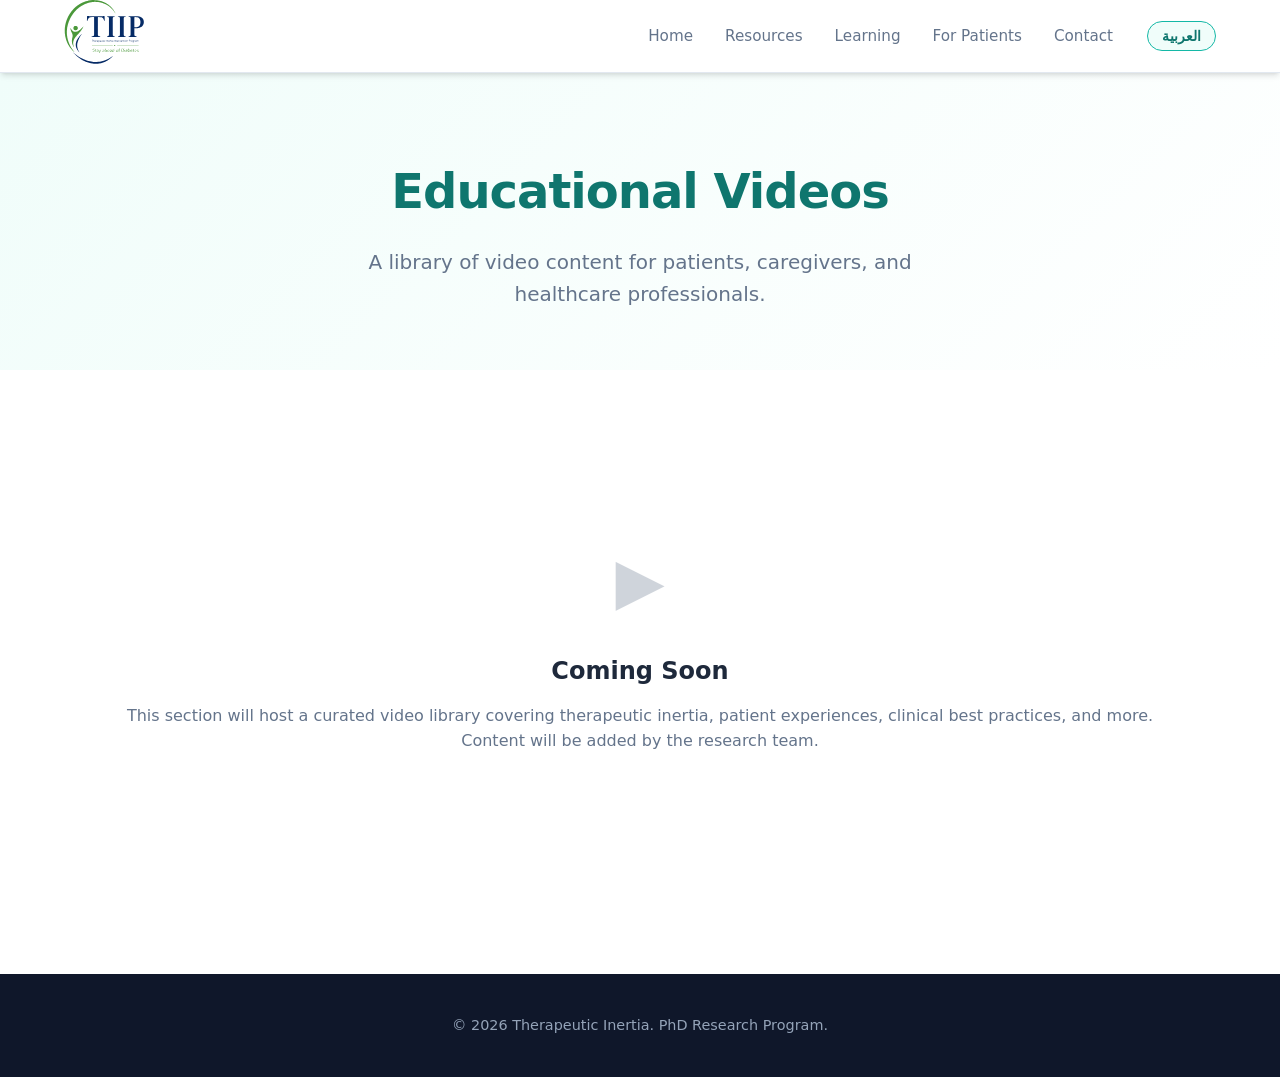
<file: videos.html>
<!DOCTYPE html>
<html lang="en" dir="ltr">
<head>
  <meta charset="UTF-8">
  <meta name="viewport" content="width=device-width, initial-scale=1.0">
  <title data-en="Videos | Therapeutic Inertia" data-ar="فيديوهات | التأخر العلاجي">Videos | Therapeutic Inertia</title>
  <link rel="stylesheet" href="css/style.css">
</head>
<body>
<header>
  <div class="container header-inner">
    <a href="index.html"><img src="assets/tiip-logo.svg" alt="TIIP – Therapeutic Inertia Intervention Program" height="64"></a>
    <nav>
      <ul class="nav-links" id="navLinks">
        <li><a href="index.html" class=""><span data-en="Home" data-ar="الرئيسية">Home</span></a></li>
<li><a href="resources.html" class=""><span data-en="Resources" data-ar="الموارد">Resources</span></a></li>
<li><a href="learning.html" class=""><span data-en="Learning" data-ar="التعلم">Learning</span></a></li>
<li><a href="patients.html" class=""><span data-en="For Patients" data-ar="للمرضى">For Patients</span></a></li>
<li><a href="contact.html" class=""><span data-en="Contact" data-ar="اتصل بنا">Contact</span></a></li>

      </ul>
      <button class="lang-toggle" id="langToggle">العربية</button>
      <button class="mobile-menu-btn" id="mobileMenuBtn">☰</button>
    </nav>
  </div>
</header>

<section class="hero" style="padding: 80px 0 60px;">
  <div class="container">
    <h1 data-en="Educational Videos" data-ar="فيديوهات تعليمية">Educational Videos</h1>
    <p data-en="A library of video content for patients, caregivers, and healthcare professionals." data-ar="مكتبة من محتوى الفيديو للمرضى والمقدمين الرعاية والمهنيين الصحيين.">A library of video content for patients, caregivers, and healthcare professionals.</p>
  </div>
</section>

<section class="section">
  <div class="container">
    <div class="placeholder-content">
      <div class="icon">▶️</div>
      <h2 data-en="Coming Soon" data-ar="قريبًا">Coming Soon</h2>
      <p data-en="This section will host a curated video library covering therapeutic inertia, patient experiences, clinical best practices, and more. Content will be added by the research team." data-ar="سيستضيف هذا القسم مكتبة فيديو منسقة تغطي التأخر العلاجي وتجارب المرضى وأفضل الممارسات السريرية والمزيد. سيتم إضافة المحتوى من قبل فريق البحث.">This section will host a curated video library covering therapeutic inertia, patient experiences, clinical best practices, and more. Content will be added by the research team.</p>
    </div>
  </div>
</section>

<footer>
  <div class="container">
    <p data-en="© 2026 Therapeutic Inertia. PhD Research Program." data-ar="© 2026 التأخر العلاجي. برنامج الدكتوراه.">© 2026 Therapeutic Inertia. PhD Research Program.</p>
  </div>
</footer>
<script src="js/main.js"></script>
</body>
</html>
</file>
<file: css/style.css>
:root {
  --primary: #0f766e;
  --primary-light: #14b8a6;
  --primary-bg: #f0fdfa;
  --text: #1e293b;
  --text-light: #64748b;
  --white: #ffffff;
  --border: #e2e8f0;
  --shadow: 0 4px 6px -1px rgba(0,0,0,0.1), 0 2px 4px -2px rgba(0,0,0,0.1);
  --radius: 12px;
  --transition: all 0.3s ease;
}

* { margin: 0; padding: 0; box-sizing: border-box; }

html { scroll-behavior: smooth; }
html[dir="rtl"] body { font-family: 'Segoe UI', Tahoma, Geneva, Verdana, sans-serif; }

body {
  font-family: 'Segoe UI', system-ui, -apple-system, sans-serif;
  color: var(--text);
  background: var(--white);
  line-height: 1.6;
}

.container { max-width: 1200px; margin: 0 auto; padding: 0 24px; }

/* Header */
header {
  background: var(--white);
  border-bottom: 1px solid var(--border);
  position: sticky;
  top: 0;
  z-index: 1000;
  box-shadow: var(--shadow);
}

.header-inner {
  display: flex;
  align-items: center;
  justify-content: space-between;
  height: 72px;
}

.development-notice {
  background: var(--primary-bg);
  border-bottom: 1px solid var(--border);
  border-left: 4px solid var(--primary);
}

.development-notice .container {
  padding-top: 12px;
  padding-bottom: 12px;
}

.development-notice p {
  margin: 0;
  color: var(--text);
  font-size: 0.95rem;
}

.development-notice strong {
  color: var(--primary);
}

html[dir="rtl"] .development-notice {
  border-left: 0;
  border-right: 4px solid var(--primary);
}

.logo {
  display: inline-flex;
  align-items: center;
  justify-content: center;
  text-decoration: none;
  min-width: 0;
  line-height: 0;
}

.brand-logo {
  width: 250px;
  max-width: 100%;
  height: auto;
  display: block;
  object-fit: contain;
  filter: none;
}

nav { display: flex; align-items: center; gap: 8px; }

.nav-links {
  display: flex;
  gap: 4px;
  list-style: none;
}

.nav-links a {
  text-decoration: none;
  color: var(--text-light);
  font-weight: 500;
  padding: 8px 14px;
  border-radius: 8px;
  transition: var(--transition);
  font-size: 0.95rem;
}

.nav-links a:hover, .nav-links a.active {
  color: var(--primary);
  background: var(--primary-bg);
}

.lang-toggle {
  background: var(--primary-bg);
  border: 1px solid var(--primary-light);
  color: var(--primary);
  padding: 6px 14px;
  border-radius: 20px;
  cursor: pointer;
  font-weight: 600;
  font-size: 0.85rem;
  transition: var(--transition);
  margin-left: 12px;
}

html[dir="rtl"] .lang-toggle { margin-left: 0; margin-right: 12px; }

.lang-toggle:hover { background: var(--primary); color: var(--white); }

.mobile-menu-btn {
  display: none;
  background: none;
  border: none;
  font-size: 1.5rem;
  cursor: pointer;
  color: var(--primary);
}

/* Hero */
.hero {
  background: linear-gradient(135deg, var(--primary-bg) 0%, var(--white) 100%);
  padding: 100px 0 80px;
  text-align: center;
}

.hero h1 {
  font-size: 3rem;
  color: var(--primary);
  margin-bottom: 16px;
  letter-spacing: -1px;
}

.hero-title-main,
.hero-title-sub {
  display: block;
}

.hero-title-sub {
  margin-top: 8px;
  font-size: 0.58em;
  line-height: 1.3;
  font-weight: 600;
}

.hero p {
  font-size: 1.25rem;
  color: var(--text-light);
  max-width: 600px;
  margin: 0 auto;
}

.homepage-shell {
  display: grid;
  grid-template-columns: 190px minmax(0, 1fr);
  gap: 24px;
  align-items: start;
  max-width: 1480px;
  margin: 0 auto;
  padding: 0 24px;
}

.homepage-main {
  min-width: 0;
}

.home-sidebar {
  position: sticky;
  top: 96px;
  align-self: start;
  max-height: calc(100vh - 120px);
  overflow-y: auto;
  padding: 24px 0;
}

.home-sidebar-title {
  margin: 0 12px 12px;
  color: var(--text-light);
  font-size: 0.75rem;
  font-weight: 700;
  line-height: 1.4;
  text-transform: uppercase;
}

.home-sidebar nav {
  display: grid;
  gap: 4px;
}

.home-sidebar a {
  display: block;
  padding: 10px 12px;
  border-left: 3px solid transparent;
  border-radius: 0 4px 4px 0;
  color: var(--text-light);
  font-size: 0.9rem;
  font-weight: 500;
  line-height: 1.4;
  text-decoration: none;
  transition: var(--transition);
}

.home-sidebar a:hover,
.home-sidebar a:focus-visible {
  border-left-color: var(--primary);
  background: var(--primary-bg);
  color: var(--primary);
  outline: none;
}

html[dir="rtl"] .home-sidebar a {
  border-left: 0;
  border-right: 3px solid transparent;
  border-radius: 4px 0 0 4px;
}

html[dir="rtl"] .home-sidebar a:hover,
html[dir="rtl"] .home-sidebar a:focus-visible {
  border-right-color: var(--primary);
}

.homepage-main section[id] {
  scroll-margin-top: 96px;
}

/* Sections */
.section { padding: 80px 0; }
.section-alt { background: #f8fafc; }

.section-header {
  text-align: center;
  margin-bottom: 48px;
}

.section-header h2 {
  font-size: 2rem;
  color: var(--primary);
  margin-bottom: 12px;
}

.section-header p {
  color: var(--text-light);
  max-width: 600px;
  margin: 0 auto;
}

.project-copy {
  max-width: 920px;
  margin: 0 auto;
}

.project-copy p {
  font-size: 1.08rem;
  line-height: 1.85;
  color: var(--text);
  margin-bottom: 1.25rem;
}

.project-copy strong {
  color: var(--primary);
}

.project-copy em {
  color: var(--primary);
  font-style: italic;
}

/* Cards */
.card-grid {
  display: grid;
  grid-template-columns: repeat(auto-fit, minmax(280px, 1fr));
  gap: 24px;
}

.card {
  background: var(--white);
  border: 1px solid var(--border);
  border-radius: var(--radius);
  padding: 32px;
  transition: var(--transition);
  cursor: pointer;
  text-decoration: none;
  color: inherit;
  display: block;
}

.card:hover {
  transform: translateY(-4px);
  box-shadow: var(--shadow);
  border-color: var(--primary-light);
}

.card-icon {
  width: 48px;
  height: 48px;
  background: var(--primary-bg);
  border-radius: 12px;
  display: flex;
  align-items: center;
  justify-content: center;
  font-size: 1.5rem;
  margin-bottom: 16px;
}

.card h3 {
  font-size: 1.15rem;
  margin-bottom: 8px;
  color: var(--text);
}

.card p {
  color: var(--text-light);
  font-size: 0.95rem;
}

/* Definition Box */
.definition-box {
  background: var(--primary-bg);
  border-left: 4px solid var(--primary);
  padding: 32px;
  border-radius: 0 var(--radius) var(--radius) 0;
  margin: 24px 0;
}

html[dir="rtl"] .definition-box {
  border-left: none;
  border-right: 4px solid var(--primary);
  border-radius: var(--radius) 0 0 var(--radius);
}

.definition-box h3 {
  color: var(--primary);
  margin-bottom: 12px;
  font-size: 1.1rem;
  text-transform: uppercase;
  letter-spacing: 1px;
}

.definition-box p {
  font-size: 1.1rem;
  line-height: 1.8;
  color: var(--text);
}

.definition-copy p + p {
  margin-top: 1rem;
}

.definition-copy strong,
.definition-copy em {
  color: var(--primary);
}

/* Calculator Embed */
.calculator-embed {
  background: var(--white);
  border: 1px solid var(--border);
  border-radius: var(--radius);
  padding: 20px;
  box-shadow: var(--shadow);
  overflow: hidden;
}

.calculator-embed iframe {
  width: 100%;
  min-height: 1600px;
  border: none;
  background: transparent;
  display: block;
  border-radius: 12px;
}

/* Video Module */
.video-module {
  background: var(--white);
  border: 1px solid var(--border);
  border-radius: var(--radius);
  overflow: hidden;
  margin-bottom: 40px;
  box-shadow: var(--shadow);
}

.video-player {
  background: #0f172a;
  aspect-ratio: 16/9;
  display: flex;
  align-items: center;
  justify-content: center;
  cursor: pointer;
  position: relative;
  transition: var(--transition);
}

.video-player:hover { background: #1e293b; }

.video-player .play-btn {
  width: 80px;
  height: 80px;
  background: rgba(255,255,255,0.9);
  border-radius: 50%;
  display: flex;
  align-items: center;
  justify-content: center;
  font-size: 2rem;
  color: var(--primary);
  transition: var(--transition);
}

.video-player:hover .play-btn {
  transform: scale(1.1);
  background: var(--white);
}

.video-info { padding: 24px 32px; }
.video-info h3 { margin-bottom: 8px; color: var(--text); }
.video-info p { color: var(--text-light); font-size: 0.95rem; }

/* Quiz */
.quiz-section {
  padding: 24px 32px 32px;
  border-top: 1px solid var(--border);
  background: #f8fafc;
}

.quiz-section h4 {
  margin-bottom: 16px;
  color: var(--primary);
  font-size: 1rem;
}

.quiz-question {
  margin-bottom: 20px;
}

.quiz-question p {
  font-weight: 600;
  margin-bottom: 10px;
  color: var(--text);
}

.quiz-options {
  display: flex;
  flex-direction: column;
  gap: 8px;
}

.quiz-options button {
  text-align: left;
  padding: 12px 16px;
  border: 1px solid var(--border);
  background: var(--white);
  border-radius: 8px;
  cursor: pointer;
  transition: var(--transition);
  font-size: 0.95rem;
  color: var(--text);
}

.quiz-options button:hover {
  border-color: var(--primary-light);
  background: var(--primary-bg);
}

.quiz-options button.correct {
  background: #dcfce7;
  border-color: #22c55e;
  color: #15803d;
}

.quiz-options button.incorrect {
  background: #fee2e2;
  border-color: #ef4444;
  color: #b91c1c;
}

.quiz-feedback {
  margin-top: 8px;
  padding: 10px 14px;
  border-radius: 8px;
  font-size: 0.9rem;
  display: none;
}

.quiz-feedback.show { display: block; }
.quiz-feedback.correct { background: #dcfce7; color: #15803d; }
.quiz-feedback.incorrect { background: #fee2e2; color: #b91c1c; }

/* Resources List */
.resource-item {
  background: var(--white);
  border: 1px solid var(--border);
  border-radius: var(--radius);
  padding: 24px;
  margin-bottom: 16px;
  transition: var(--transition);
}

.resource-item:hover {
  box-shadow: var(--shadow);
  border-color: var(--primary-light);
}

.resource-item h4 {
  color: var(--primary);
  margin-bottom: 6px;
  font-size: 1.1rem;
}

.resource-item p {
  color: var(--text-light);
  font-size: 0.95rem;
  margin-bottom: 8px;
}

.resource-tag {
  display: inline-block;
  background: var(--primary-bg);
  color: var(--primary);
  padding: 4px 12px;
  border-radius: 20px;
  font-size: 0.8rem;
  font-weight: 600;
}

/* Contact */
.contact-form {
  max-width: 600px;
  margin: 0 auto;
  background: var(--white);
  padding: 40px;
  border-radius: var(--radius);
  border: 1px solid var(--border);
  box-shadow: var(--shadow);
}

.form-group { margin-bottom: 20px; }
.form-group label {
  display: block;
  margin-bottom: 6px;
  font-weight: 600;
  font-size: 0.95rem;
  color: var(--text);
}

.form-group input,
.form-group textarea {
  width: 100%;
  padding: 12px 16px;
  border: 1px solid var(--border);
  border-radius: 8px;
  font-family: inherit;
  font-size: 1rem;
  transition: var(--transition);
}

.form-group input:focus,
.form-group textarea:focus {
  outline: none;
  border-color: var(--primary-light);
  box-shadow: 0 0 0 3px rgba(20,184,166,0.1);
}

.btn {
  display: inline-block;
  padding: 12px 28px;
  background: var(--primary);
  color: var(--white);
  border: none;
  border-radius: 8px;
  font-size: 1rem;
  font-weight: 600;
  cursor: pointer;
  transition: var(--transition);
  text-decoration: none;
}

.btn:hover { background: var(--primary-light); transform: translateY(-1px); }
.btn-block { width: 100%; text-align: center; }

/* Footer */
footer {
  background: #0f172a;
  color: #94a3b8;
  padding: 40px 0;
  text-align: center;
  margin-top: 60px;
}

footer p { font-size: 0.9rem; }

/* Placeholder Content */
.placeholder-content {
  text-align: center;
  padding: 80px 40px;
  color: var(--text-light);
}

.placeholder-content .icon {
  font-size: 4rem;
  margin-bottom: 20px;
  opacity: 0.3;
}

.placeholder-content h2 {
  color: var(--text);
  margin-bottom: 12px;
}

/* Mobile */
@media (max-width: 768px) {
  .nav-links {
    display: none;
    position: absolute;
    top: 72px;
    left: 0;
    right: 0;
    background: var(--white);
    flex-direction: column;
    padding: 16px;
    border-bottom: 1px solid var(--border);
    box-shadow: var(--shadow);
  }
  .nav-links.open { display: flex; }
  .mobile-menu-btn { display: block; }
  .hero h1 { font-size: 2rem; }
  .hero p { font-size: 1rem; }
  .section { padding: 60px 0; }
  .section-header h2 { font-size: 1.5rem; }
  .card-grid { grid-template-columns: 1fr; }
  .contact-form { padding: 24px; }
}

@media (max-width: 900px) {
  .homepage-shell {
    display: block;
    padding: 0;
  }

  .home-sidebar {
    top: 72px;
    z-index: 900;
    max-height: none;
    overflow-x: auto;
    overflow-y: hidden;
    padding: 0 16px;
    border-bottom: 1px solid var(--border);
    background: var(--white);
    scrollbar-width: thin;
  }

  .home-sidebar-title {
    display: none;
  }

  .home-sidebar nav {
    display: flex;
    width: max-content;
    min-width: 100%;
    gap: 4px;
  }

  .home-sidebar a {
    white-space: nowrap;
    border: 0;
    border-bottom: 3px solid transparent;
    border-radius: 0;
  }

  .home-sidebar a:hover,
  .home-sidebar a:focus-visible {
    border-left-color: transparent;
    border-bottom-color: var(--primary);
  }

  html[dir="rtl"] .home-sidebar a {
    border: 0;
    border-bottom: 3px solid transparent;
  }

  html[dir="rtl"] .home-sidebar a:hover,
  html[dir="rtl"] .home-sidebar a:focus-visible {
    border-right-color: transparent;
    border-bottom-color: var(--primary);
  }

  .homepage-main section[id] {
    scroll-margin-top: 132px;
  }
}

/* Utility */
.text-center { text-align: center; }
.mb-4 { margin-bottom: 16px; }
.mb-8 { margin-bottom: 32px; }
.mt-8 { margin-top: 32px; }
</file>
